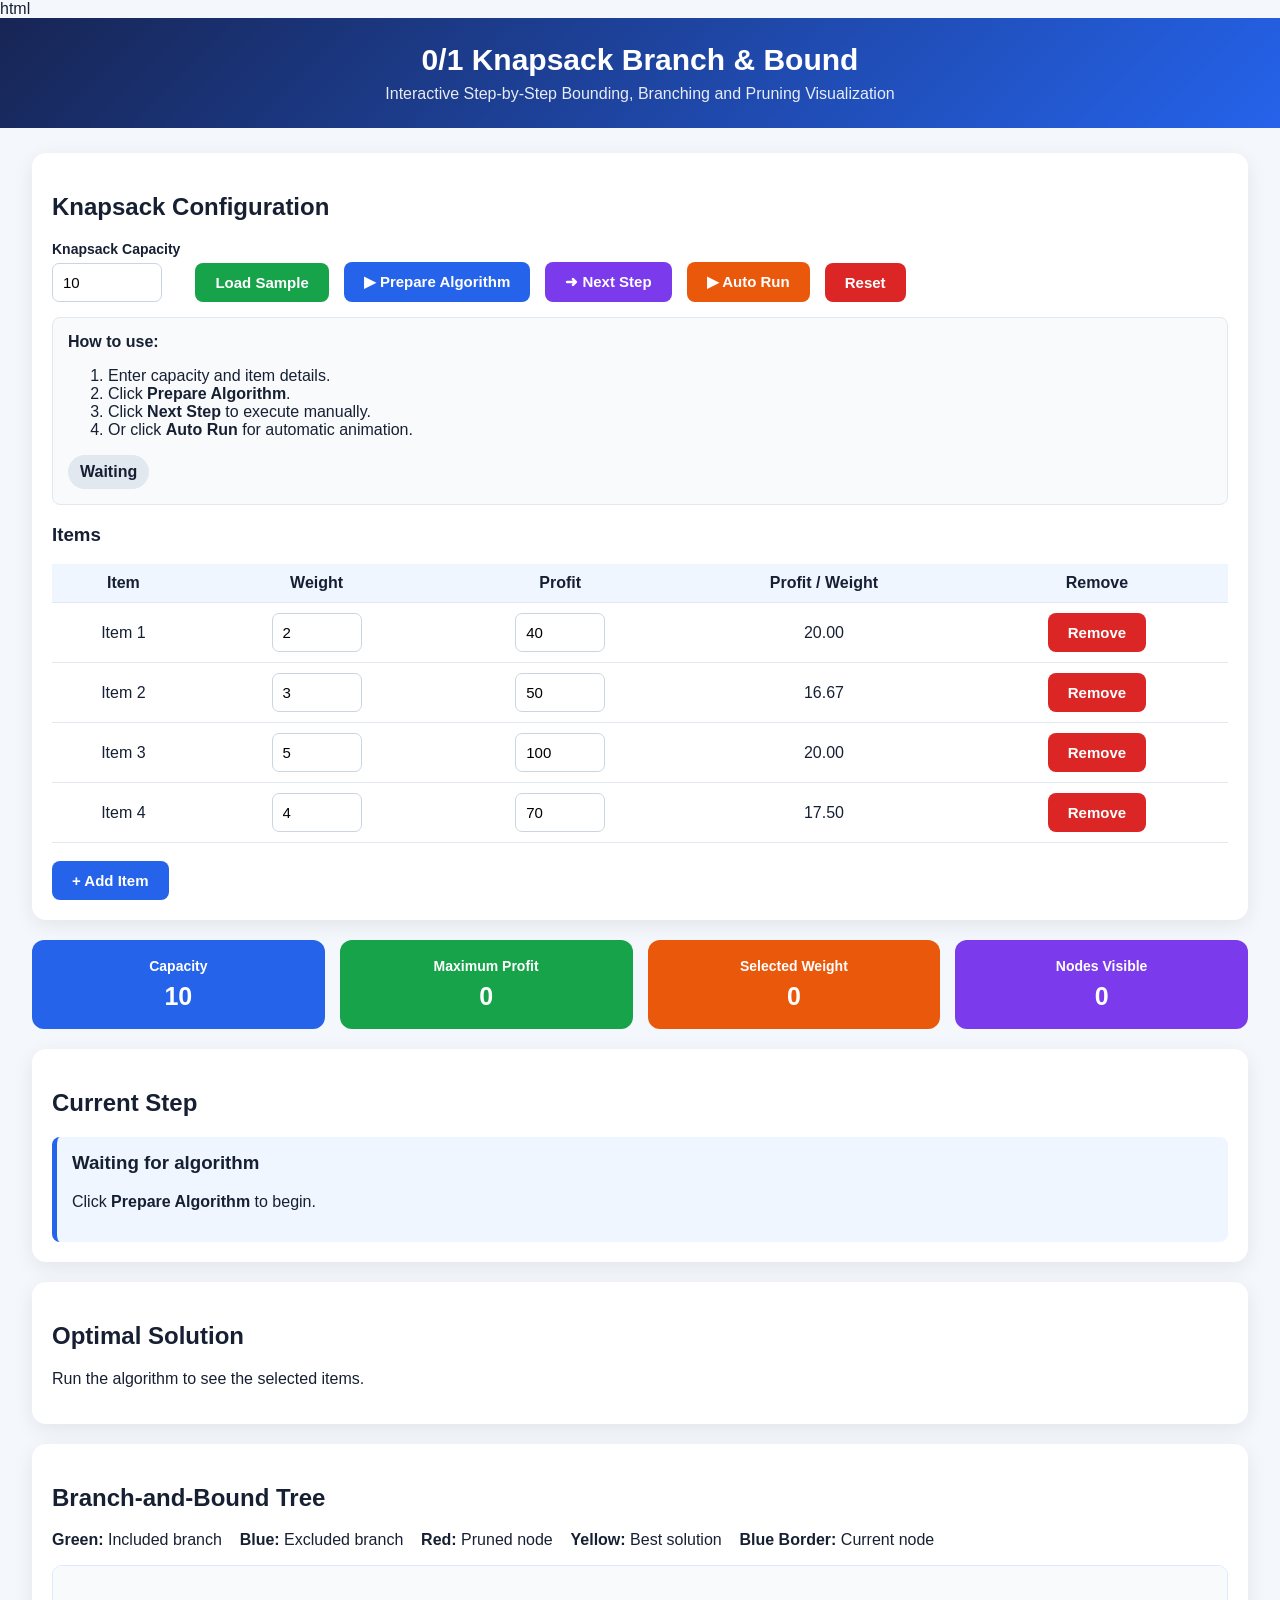
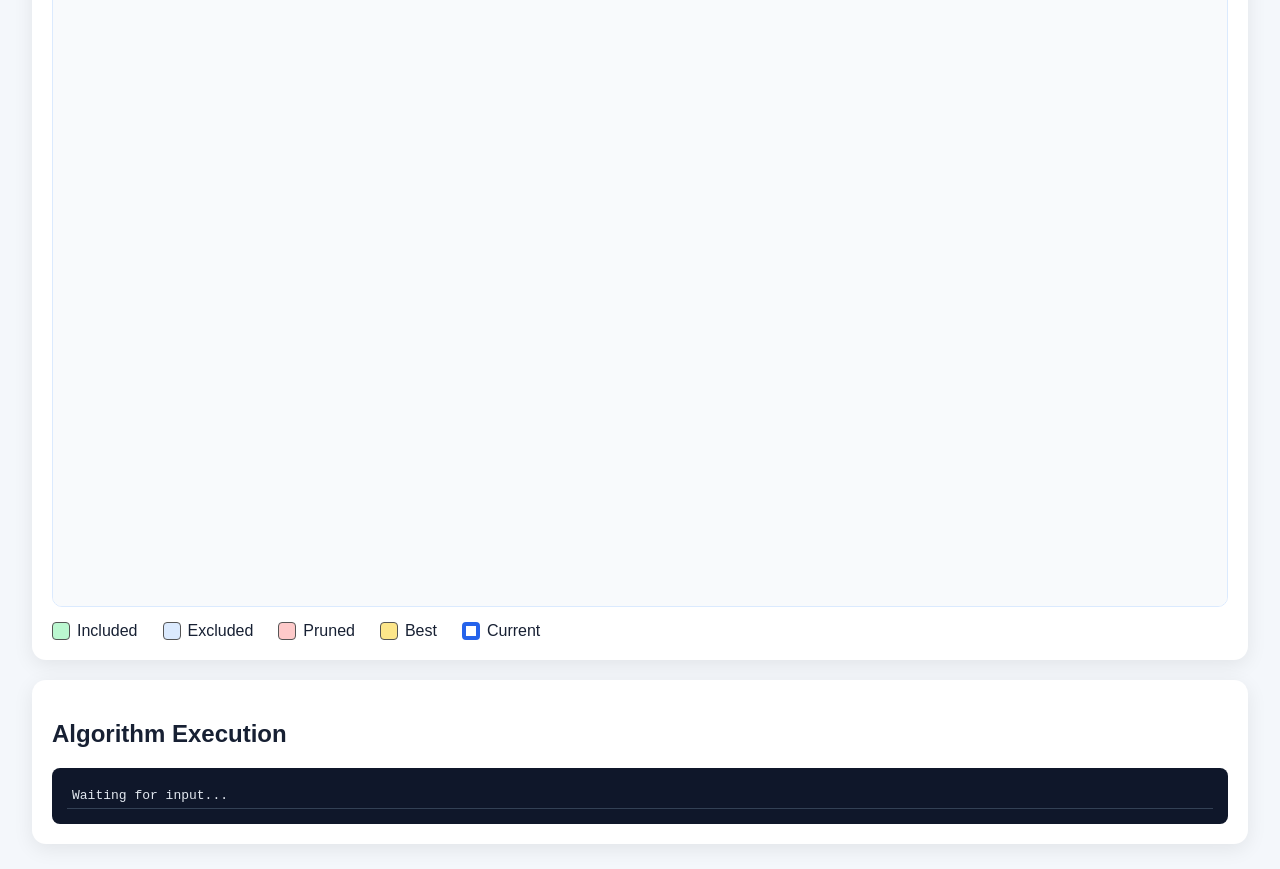
<file: 24WH1A05T0-Unit-5(knapsack branch & bound)/index.html>
html
<!DOCTYPE html>
<html lang="en">

<head>
    <meta charset="UTF-8">
    <meta name="viewport" content="width=device-width, initial-scale=1.0">

    <title>0/1 Knapsack Branch & Bound Visualizer</title>

    <style>

        * {
            box-sizing: border-box;
        }

        body {
            margin: 0;
            font-family: Arial, sans-serif;
            background: #f4f7fb;
            color: #172033;
        }

        header {
            background: linear-gradient(135deg, #172554, #2563eb);
            color: white;
            padding: 25px;
            text-align: center;
        }

        header h1 {
            margin: 0 0 8px;
            font-size: 30px;
        }

        header p {
            margin: 0;
            opacity: 0.9;
        }

        .container {
            width: 95%;
            max-width: 1400px;
            margin: 25px auto;
        }

        .panel {
            background: white;
            padding: 20px;
            border-radius: 14px;
            box-shadow: 0 5px 20px rgba(0, 0, 0, 0.08);
            margin-bottom: 20px;
        }

        .controls {
            display: flex;
            gap: 15px;
            flex-wrap: wrap;
            align-items: end;
        }

        .field {
            display: flex;
            flex-direction: column;
            gap: 6px;
        }

        label {
            font-weight: bold;
            font-size: 14px;
        }

        input {
            padding: 10px;
            border: 1px solid #cbd5e1;
            border-radius: 7px;
            width: 110px;
            font-size: 15px;
        }

        button {
            padding: 11px 20px;
            border: none;
            border-radius: 8px;
            cursor: pointer;
            font-size: 15px;
            font-weight: bold;
        }

        button:hover {
            opacity: 0.85;
            transform: translateY(-1px);
        }

        .run {
            background: #2563eb;
            color: white;
        }

        .sample {
            background: #16a34a;
            color: white;
        }

        .reset {
            background: #dc2626;
            color: white;
        }

        .next {
            background: #7c3aed;
            color: white;
        }

        .auto {
            background: #ea580c;
            color: white;
        }

        table {
            width: 100%;
            border-collapse: collapse;
            margin-top: 15px;
        }

        th,
        td {
            padding: 10px;
            text-align: center;
            border-bottom: 1px solid #e2e8f0;
        }

        th {
            background: #eff6ff;
        }

        td input {
            width: 90px;
        }

        .summary {
            display: grid;
            grid-template-columns: repeat(4, 1fr);
            gap: 15px;
            margin-bottom: 20px;
        }

        .card {
            padding: 18px;
            border-radius: 12px;
            color: white;
            text-align: center;
        }

        .card h3 {
            margin: 0;
            font-size: 14px;
        }

        .card p {
            font-size: 25px;
            margin: 8px 0 0;
            font-weight: bold;
        }

        .blue {
            background: #2563eb;
        }

        .green {
            background: #16a34a;
        }

        .orange {
            background: #ea580c;
        }

        .purple {
            background: #7c3aed;
        }

        #treeContainer {
            overflow: auto;
            min-height: 500px;
            border: 1px solid #dbeafe;
            border-radius: 10px;
            background: #f8fafc;
            padding: 20px;
        }

        svg {
            min-width: 1100px;
        }

        .node {
            cursor: pointer;
        }

        .node circle {
            stroke: #172033;
            stroke-width: 2;
        }

        .node text {
            font-size: 12px;
            font-weight: bold;
            text-anchor: middle;
        }

        .edge {
            stroke: #64748b;
            stroke-width: 2;
        }

        .edge-label {
            font-size: 11px;
            fill: #475569;
            font-weight: bold;
        }

        .included circle {
            fill: #bbf7d0;
        }

        .excluded circle {
            fill: #dbeafe;
        }

        .pruned circle {
            fill: #fecaca;
        }

        .best circle {
            fill: #fde68a;
            stroke: #ca8a04;
            stroke-width: 4;
        }

        .current circle {
            stroke: #2563eb;
            stroke-width: 5;
            filter: drop-shadow(0 0 8px rgba(37, 99, 235, 0.7));
        }

        .legend {
            display: flex;
            gap: 25px;
            flex-wrap: wrap;
            margin-top: 15px;
        }

        .legend-item {
            display: flex;
            align-items: center;
            gap: 7px;
        }

        .box {
            width: 18px;
            height: 18px;
            border-radius: 4px;
            border: 1px solid #555;
        }

        .green-box {
            background: #bbf7d0;
        }

        .blue-box {
            background: #dbeafe;
        }

        .red-box {
            background: #fecaca;
        }

        .yellow-box {
            background: #fde68a;
        }

        .current-box {
            background: white;
            border: 4px solid #2563eb;
        }

        .log {
            max-height: 300px;
            overflow-y: auto;
            font-family: monospace;
            background: #0f172a;
            color: #e2e8f0;
            padding: 15px;
            border-radius: 8px;
        }

        .log div {
            padding: 5px;
            border-bottom: 1px solid #334155;
        }

        .step-info {
            background: #eff6ff;
            border-left: 5px solid #2563eb;
            padding: 15px;
            border-radius: 8px;
            margin-top: 15px;
        }

        .step-info h3 {
            margin-top: 0;
        }

        .algorithm-info {
            background: #f8fafc;
            padding: 15px;
            border-radius: 8px;
            margin-top: 15px;
            border: 1px solid #e2e8f0;
        }

        .status {
            font-weight: bold;
            padding: 8px 12px;
            border-radius: 20px;
            display: inline-block;
            background: #e2e8f0;
        }

        .status.ready {
            background: #dbeafe;
            color: #1d4ed8;
        }

        .status.running {
            background: #fef3c7;
            color: #92400e;
        }

        .status.completed {
            background: #dcfce7;
            color: #166534;
        }

        @media (max-width: 800px) {

            .summary {
                grid-template-columns: repeat(2, 1fr);
            }

            .controls {
                flex-direction: column;
                align-items: stretch;
            }

            input {
                width: 100%;
            }
        }

    </style>

</head>

<body>

<header>

    <h1>0/1 Knapsack Branch & Bound</h1>

    <p>
        Interactive Step-by-Step Bounding, Branching and Pruning Visualization
    </p>

</header>


<div class="container">


    <!-- INPUT SECTION -->

    <div class="panel">

        <h2>Knapsack Configuration</h2>

        <div class="controls">

            <div class="field">

                <label>Knapsack Capacity</label>

                <input
                    id="capacity"
                    type="number"
                    value="10"
                    min="1"
                >

            </div>


            <button
                class="sample"
                onclick="loadSample()"
            >
                Load Sample
            </button>


            <button
                class="run"
                onclick="runAlgorithm()"
            >
                ▶ Prepare Algorithm
            </button>


            <button
                class="next"
                onclick="nextStep()"
            >
                ➜ Next Step
            </button>


            <button
                class="auto"
                onclick="autoRun()"
            >
                ▶ Auto Run
            </button>


            <button
                class="reset"
                onclick="resetAll()"
            >
                Reset
            </button>

        </div>


        <div class="algorithm-info">

            <b>How to use:</b>

            <ol>

                <li>Enter capacity and item details.</li>

                <li>Click <b>Prepare Algorithm</b>.</li>

                <li>Click <b>Next Step</b> to execute manually.</li>

                <li>Or click <b>Auto Run</b> for automatic animation.</li>

            </ol>

            <span id="status" class="status">
                Waiting
            </span>

        </div>


        <h3>Items</h3>


        <table id="itemTable">

            <thead>

                <tr>

                    <th>Item</th>

                    <th>Weight</th>

                    <th>Profit</th>

                    <th>Profit / Weight</th>

                    <th>Remove</th>

                </tr>

            </thead>


            <tbody id="itemsBody"></tbody>

        </table>


        <br>


        <button
            class="run"
            onclick="addItem()"
        >
            + Add Item
        </button>

    </div>



    <!-- SUMMARY -->

    <div class="summary">


        <div class="card blue">

            <h3>Capacity</h3>

            <p id="capacityResult">
                10
            </p>

        </div>


        <div class="card green">

            <h3>Maximum Profit</h3>

            <p id="maxProfit">
                0
            </p>

        </div>


        <div class="card orange">

            <h3>Selected Weight</h3>

            <p id="selectedWeight">
                0
            </p>

        </div>


        <div class="card purple">

            <h3>Nodes Visible</h3>

            <p id="nodesGenerated">
                0
            </p>

        </div>

    </div>



    <!-- STEP INFORMATION -->

    <div class="panel">

        <h2>Current Step</h2>

        <div
            id="stepInfo"
            class="step-info"
        >

            <h3>
                Waiting for algorithm
            </h3>

            <p>
                Click <b>Prepare Algorithm</b> to begin.
            </p>

        </div>

    </div>



    <!-- SELECTED ITEMS -->

    <div class="panel">

        <h2>Optimal Solution</h2>

        <p id="selectedItems">

            Run the algorithm to see the selected items.

        </p>

    </div>



    <!-- TREE -->

    <div class="panel">

        <h2>Branch-and-Bound Tree</h2>


        <p>

            <b>Green:</b> Included branch

            &nbsp;&nbsp;

            <b>Blue:</b> Excluded branch

            &nbsp;&nbsp;

            <b>Red:</b> Pruned node

            &nbsp;&nbsp;

            <b>Yellow:</b> Best solution

            &nbsp;&nbsp;

            <b>Blue Border:</b> Current node

        </p>


        <div id="treeContainer">

            <svg
                id="tree"
                width="1200"
                height="600"
            ></svg>

        </div>


        <div class="legend">


            <div class="legend-item">

                <div class="box green-box"></div>

                Included

            </div>


            <div class="legend-item">

                <div class="box blue-box"></div>

                Excluded

            </div>


            <div class="legend-item">

                <div class="box red-box"></div>

                Pruned

            </div>


            <div class="legend-item">

                <div class="box yellow-box"></div>

                Best

            </div>


            <div class="legend-item">

                <div class="box current-box"></div>

                Current

            </div>

        </div>

    </div>



    <!-- LOG -->

    <div class="panel">

        <h2>Algorithm Execution</h2>

        <div
            id="log"
            class="log"
        >

            <div>
                Waiting for input...
            </div>

        </div>

    </div>


</div>



<script>


/* =====================================================
   DATA
===================================================== */


let items = [

    {
        id: 1,
        weight: 2,
        profit: 40
    },

    {
        id: 2,
        weight: 3,
        profit: 50
    },

    {
        id: 3,
        weight: 5,
        profit: 100
    },

    {
        id: 4,
        weight: 4,
        profit: 70
    }

];


let nodes = [];

let bestProfit = 0;

let bestWeight = 0;

let bestItems = [];

let nodeCounter = 0;

let stepIndex = 0;

let executionSteps = [];

let autoRunning = false;



/* =====================================================
   DISPLAY ITEMS
===================================================== */


function displayItems() {

    const body =
        document.getElementById("itemsBody");

    body.innerHTML = "";


    items.forEach((item, index) => {

        const ratio =
            item.profit / item.weight;


        body.innerHTML += `

            <tr>

                <td>
                    Item ${item.id}
                </td>


                <td>

                    <input
                        type="number"
                        value="${item.weight}"
                        min="1"
                        onchange="updateWeight(${index}, this.value)"
                    >

                </td>


                <td>

                    <input
                        type="number"
                        value="${item.profit}"
                        min="1"
                        onchange="updateProfit(${index}, this.value)"
                    >

                </td>


                <td>

                    ${ratio.toFixed(2)}

                </td>


                <td>

                    <button
                        class="reset"
                        onclick="removeItem(${index})"
                    >
                        Remove
                    </button>

                </td>

            </tr>

        `;

    });

}



/* =====================================================
   UPDATE ITEM
===================================================== */


function updateWeight(index, value) {

    items[index].weight =
        Number(value);

    displayItems();

}


function updateProfit(index, value) {

    items[index].profit =
        Number(value);

    displayItems();

}



/* =====================================================
   ADD ITEM
===================================================== */


function addItem() {

    const id =
        items.length + 1;


    items.push({

        id: id,

        weight: 2,

        profit: 20

    });


    displayItems();

}



/* =====================================================
   REMOVE ITEM
===================================================== */


function removeItem(index) {

    if (items.length <= 1) {

        alert(
            "At least one item is required."
        );

        return;

    }


    items.splice(index, 1);


    items.forEach((item, i) => {

        item.id = i + 1;

    });


    displayItems();

}



/* =====================================================
   CALCULATE BOUND
===================================================== */


function calculateBound(
    index,
    currentWeight,
    currentProfit,
    capacity
) {

    if (currentWeight > capacity) {

        return 0;

    }


    let weight =
        currentWeight;

    let profit =
        currentProfit;


    let i =
        index;


    /*
       Take complete items
    */

    while (
        i < items.length &&
        weight + items[i].weight <= capacity
    ) {

        weight +=
            items[i].weight;

        profit +=
            items[i].profit;

        i++;

    }


    /*
       Take fractional part
       for upper bound
    */

    if (i < items.length) {

        const remaining =
            capacity - weight;


        profit +=
            remaining *
            (
                items[i].profit /
                items[i].weight
            );

    }


    return profit;

}



/* =====================================================
   PREPARE ALGORITHM
===================================================== */


function runAlgorithm() {

    const capacity =
        Number(
            document.getElementById(
                "capacity"
            ).value
        );


    if (capacity <= 0) {

        alert(
            "Capacity must be greater than 0."
        );

        return;

    }


    if (items.length === 0) {

        alert(
            "Add at least one item."
        );

        return;

    }


    /*
       Validate items
    */

    for (const item of items) {

        if (
            item.weight <= 0 ||
            item.profit <= 0
        ) {

            alert(
                "Weight and profit must be greater than 0."
            );

            return;

        }

    }


    /*
       Sort items by profit/weight
    */

    items.sort(
        (a, b) =>
            (b.profit / b.weight) -
            (a.profit / a.weight)
    );


    /*
       Reset algorithm state
    */

    nodes = [];

    executionSteps = [];

    stepIndex = 0;

    bestProfit = 0;

    bestWeight = 0;

    bestItems = [];

    nodeCounter = 0;

    autoRunning = false;


    const log =
        document.getElementById("log");

    log.innerHTML = "";


    addLog(
        "========================================"
    );

    addLog(
        "BRANCH AND BOUND INITIALIZED"
    );

    addLog(
        "========================================"
    );

    addLog(
        "Capacity = " + capacity
    );

    addLog(
        "Items sorted by Profit / Weight ratio."
    );


    /*
       Display sorted items
    */

    displayItems();


    /*
       Generate complete execution sequence
    */

    generateSteps(

        0,

        0,

        0,

        [],

        capacity,

        null,

        "root"

    );


    /*
       Initially all nodes hidden
    */

    nodes.forEach(node => {

        node.visible = false;

        node.current = false;

    });


    /*
       Show root
    */

    if (nodes.length > 0) {

        nodes[0].visible = true;

    }


    /*
       Update status
    */

    const status =
        document.getElementById("status");

    status.textContent =
        "Ready - Press Next Step";

    status.className =
        "status ready";


    /*
       Reset results
    */

    document.getElementById(
        "capacityResult"
    ).textContent = capacity;


    document.getElementById(
        "maxProfit"
    ).textContent = "0";


    document.getElementById(
        "selectedWeight"
    ).textContent = "0";


    document.getElementById(
        "nodesGenerated"
    ).textContent = "1";


    document.getElementById(
        "selectedItems"
    ).innerHTML =
        "Press <b>Next Step</b> to start.";


    document.getElementById(
        "stepInfo"
    ).innerHTML = `

        <h3>Root Node Created</h3>

        <p>
            Profit = <b>0</b>,
            Weight = <b>0</b>.
        </p>

        <p>
            Click <b>Next Step</b> to continue.
        </p>

    `;


    drawTree();

}



/* =====================================================
   GENERATE EXECUTION STEPS
===================================================== */


function generateSteps(

    index,

    currentWeight,

    currentProfit,

    selected,

    capacity,

    parent,

    branch

) {


    /*
       Calculate upper bound
    */

    const bound =
        calculateBound(

            index,

            currentWeight,

            currentProfit,

            capacity

        );


    /*
       Create node
    */

    const node = {

        id:
            ++nodeCounter,

        index:
            index,

        weight:
            currentWeight,

        profit:
            currentProfit,

        bound:
            bound,

        selected:
            [...selected],

        parent:
            parent,

        branch:
            branch,

        status:
            "normal",

        visible:
            false,

        current:
            false

    };


    nodes.push(node);


    /*
       Node visit step
    */

    executionSteps.push({

        type:
            "visit",

        nodeId:
            node.id,

        message:
            `Node ${node.id}: ` +
            `Profit=${currentProfit}, ` +
            `Weight=${currentWeight}, ` +
            `Bound=${bound.toFixed(2)}`

    });


    /*
       Capacity violation
    */

    if (currentWeight > capacity) {

        node.status =
            "pruned";


        executionSteps.push({

            type:
                "prune",

            nodeId:
                node.id,

            message:
                `Node ${node.id}: ` +
                `Weight ${currentWeight} > ` +
                `Capacity ${capacity} → PRUNED`

        });


        return;

    }


    /*
       Update best solution
    */

    if (currentProfit > bestProfit) {

        bestProfit =
            currentProfit;

        bestWeight =
            currentWeight;

        bestItems =
            [...selected];


        executionSteps.push({

            type:
                "best",

            nodeId:
                node.id,

            message:
                `Node ${node.id}: ` +
                `NEW BEST → Profit = ${bestProfit}`

        });

    }


    /*
       No more items
    */

    if (index >= items.length) {

        executionSteps.push({

            type:
                "leaf",

            nodeId:
                node.id,

            message:
                `Node ${node.id}: ` +
                `Leaf node reached.`

        });


        return;

    }


    /*
       Bound pruning
    */

    if (bound <= bestProfit) {

        node.status =
            "pruned";


        executionSteps.push({

            type:
                "prune",

            nodeId:
                node.id,

            message:
                `Node ${node.id}: ` +
                `Bound ${bound.toFixed(2)} <= ` +
                `Best ${bestProfit} → PRUNED`

        });


        return;

    }


    /*
       Current item
    */

    const item =
        items[index];


    /*
       INCLUDE
    */

    executionSteps.push({

        type:
            "branch",

        nodeId:
            node.id,

        branch:
            "include",

        message:
            `Node ${node.id}: ` +
            `Include Item ${item.id}`

    });


    generateSteps(

        index + 1,

        currentWeight +
            item.weight,

        currentProfit +
            item.profit,

        [
            ...selected,
            item.id
        ],

        capacity,

        node.id,

        "include"

    );


    /*
       EXCLUDE
    */

    executionSteps.push({

        type:
            "branch",

        nodeId:
            node.id,

        branch:
            "exclude",

        message:
            `Node ${node.id}: ` +
            `Exclude Item ${item.id}`

    });


    generateSteps(

        index + 1,

        currentWeight,

        currentProfit,

        [...selected],

        capacity,

        node.id,

        "exclude"

    );

}



/* =====================================================
   NEXT STEP
===================================================== */


function nextStep() {

    if (
        executionSteps.length === 0
    ) {

        alert(
            "Click Prepare Algorithm first."
        );

        return;

    }


    if (
        stepIndex >=
        executionSteps.length
    ) {

        finishAlgorithm();

        return;

    }


    /*
       Remove current highlight
    */

    nodes.forEach(node => {

        node.current = false;

    });


    /*
       Get current step
    */

    const step =
        executionSteps[stepIndex];


    const node =
        nodes.find(
            n => n.id === step.nodeId
        );


    /*
       Make node visible
    */

    if (node) {

        node.visible = true;

        node.current = true;

    }


    /*
       Handle step
    */

    if (
        step.type === "prune"
    ) {

        if (node) {

            node.status =
                "pruned";

        }

    }


    if (
        step.type === "best"
    ) {

        if (node) {

            node.status =
                "best";

        }

    }


    /*
       Add log
    */

    addLog(
        `Step ${stepIndex + 1}: ${step.message}`
    );


    /*
       Branch explanation
    */

    if (
        step.type === "branch"
    ) {

        addLog(
            "   └── " +
            step.branch.toUpperCase() +
            " branch selected"
        );

    }


    /*
       Step explanation
    */

    showStepExplanation(
        step,
        node
    );


    /*
       Update summary
    */

    updateSummary();


    /*
       Draw tree
    */

    drawTree();


    stepIndex++;


    /*
       Completion
    */

    if (
        stepIndex >=
        executionSteps.length
    ) {

        setTimeout(
            finishAlgorithm,
            300
        );

    }

}



/* =====================================================
   STEP EXPLANATION
===================================================== */


function showStepExplanation(
    step,
    node
) {

    const info =
        document.getElementById(
            "stepInfo"
        );


    if (!node) {

        return;

    }


    let title =
        "Processing Node " +
        node.id;


    let explanation =
        "";


    if (
        step.type === "visit"
    ) {

        explanation = `

            <p>
                The algorithm is visiting
                <b>Node ${node.id}</b>.
            </p>

            <p>
                Current Profit:
                <b>${node.profit}</b>
            </p>

            <p>
                Current Weight:
                <b>${node.weight}</b>
            </p>

            <p>
                Upper Bound:
                <b>${node.bound.toFixed(2)}</b>
            </p>

        `;

    }


    else if (
        step.type === "best"
    ) {

        title =
            "⭐ New Best Solution";


        explanation = `

            <p>
                Node ${node.id} provides a
                better solution.
            </p>

            <p>
                Profit =
                <b>${node.profit}</b>
            </p>

            <p>
                Weight =
                <b>${node.weight}</b>
            </p>

            <p>
                Selected Items:
                <b>
                    ${
                        node.selected.length
                        ? node.selected.join(", ")
                        : "None"
                    }
                </b>
            </p>

        `;

    }


    else if (
        step.type === "prune"
    ) {

        title =
            "✂ Node Pruned";


        explanation = `

            <p>
                Node ${node.id} is removed
                from further exploration.
            </p>

            <p>
                Profit =
                <b>${node.profit}</b>
            </p>

            <p>
                Weight =
                <b>${node.weight}</b>
            </p>

            <p>
                Bound =
                <b>${node.bound.toFixed(2)}</b>
            </p>

            <p>
                This branch cannot produce
                a better valid solution.
            </p>

        `;

    }


    else if (
        step.type === "branch"
    ) {

        title =
            step.branch === "include"
            ? "🟢 Include Branch"
            : "🔵 Exclude Branch";


        explanation = `

            <p>
                The algorithm is creating the
                <b>${step.branch}</b> branch.
            </p>

            <p>
                Parent Node:
                <b>${node.id}</b>
            </p>

            <p>
                Next decision:
                ${
                    step.branch === "include"
                    ? "Take the current item."
                    : "Do not take the current item."
                }
            </p>

        `;

    }


    else if (
        step.type === "leaf"
    ) {

        title =
            "Leaf Node";


        explanation = `

            <p>
                There are no more items
                to consider.
            </p>

            <p>
                Final Profit:
                <b>${node.profit}</b>
            </p>

            <p>
                Final Weight:
                <b>${node.weight}</b>
            </p>

        `;

    }


    info.innerHTML = `

        <h3>${title}</h3>

        ${explanation}

    `;

}



/* =====================================================
   AUTO RUN
===================================================== */


function autoRun() {

    if (
        executionSteps.length === 0
    ) {

        alert(
            "Click Prepare Algorithm first."
        );

        return;

    }


    if (autoRunning) {

        return;

    }


    autoRunning = true;


    const status =
        document.getElementById(
            "status"
        );


    status.textContent =
        "Running...";

    status.className =
        "status running";


    function play() {

        if (
            stepIndex >=
            executionSteps.length
        ) {

            autoRunning = false;

            finishAlgorithm();

            return;

        }


        nextStep();


        setTimeout(
            play,
            900
        );

    }


    play();

}



/* =====================================================
   FINISH
===================================================== */


function finishAlgorithm() {

    autoRunning = false;


    nodes.forEach(node => {

        node.current = false;

    });


    const status =
        document.getElementById(
            "status"
        );


    status.textContent =
        "Completed";

    status.className =
        "status completed";


    updateSummary();


    document.getElementById(
        "selectedItems"
    ).innerHTML =

        bestItems.length === 0

        ?

        "No items selected."

        :

        "Selected Items: <b>" +
        bestItems.join(", ") +
        "</b>";


    document.getElementById(
        "stepInfo"
    ).innerHTML = `

        <h3>✅ Algorithm Completed</h3>

        <p>
            Maximum Profit:
            <b>${bestProfit}</b>
        </p>

        <p>
            Selected Weight:
            <b>${bestWeight}</b>
        </p>

        <p>
            Selected Items:
            <b>
                ${
                    bestItems.length
                    ? bestItems.join(", ")
                    : "None"
                }
            </b>
        </p>

    `;


    addLog("");

    addLog(
        "========================================"
    );

    addLog(
        "✓ BRANCH AND BOUND COMPLETED"
    );

    addLog(
        "Maximum Profit = " +
        bestProfit
    );

    addLog(
        "Selected Weight = " +
        bestWeight
    );

    addLog(
        "Selected Items = " +
        (
            bestItems.length
            ? bestItems.join(", ")
            : "None"
        )
    );

    addLog(
        "========================================"
    );


    drawTree();

}



/* =====================================================
   UPDATE SUMMARY
===================================================== */


function updateSummary() {

    document.getElementById(
        "maxProfit"
    ).textContent =
        bestProfit;


    document.getElementById(
        "selectedWeight"
    ).textContent =
        bestWeight;


    document.getElementById(
        "nodesGenerated"
    ).textContent =

        nodes.filter(
            n => n.visible
        ).length;

}



/* =====================================================
   DRAW TREE
===================================================== */


function drawTree() {

    const svg =
        document.getElementById(
            "tree"
        );


    svg.innerHTML = "";


    const visibleNodes =
        nodes.filter(
            node => node.visible
        );


    if (
        visibleNodes.length === 0
    ) {

        return;

    }


    /*
       Group nodes according to level
    */

    const levelGroups = {};


    visibleNodes.forEach(
        node => {

            const level =
                node.index;


            if (
                !levelGroups[level]
            ) {

                levelGroups[level] = [];

            }


            levelGroups[level].push(
                node
            );

        }
    );


    const levels =
        Object.keys(levelGroups)
            .map(Number)
            .sort(
                (a, b) => a - b
            );


    const positions = {};


    const levelHeight =
        140;


    const maxNodes =
        Math.max(
            ...levels.map(
                level =>
                    levelGroups[level].length
            )
        );


    const width =
        Math.max(
            1200,
            maxNodes * 180
        );


    svg.setAttribute(
        "width",
        width
    );


    svg.setAttribute(
        "height",
        (levels.length + 1) *
        levelHeight
    );


    /*
       Calculate positions
    */

    levels.forEach(
        (level, levelIndex) => {

            const group =
                levelGroups[level];


            const spacing =
                width /
                (group.length + 1);


            group.forEach(
                (node, i) => {

                    positions[node.id] = {

                        x:
                            spacing *
                            (i + 1),

                        y:
                            70 +
                            levelIndex *
                            levelHeight

                    };

                }
            );

        }
    );


    /*
       Draw edges
    */

    visibleNodes.forEach(
        node => {

            if (
                node.parent === null
            ) {

                return;

            }


            const parent =
                positions[
                    node.parent
                ];


            const child =
                positions[
                    node.id
                ];


            if (
                !parent ||
                !child
            ) {

                return;

            }


            const line =
                document.createElementNS(
                    "http://www.w3.org/2000/svg",
                    "line"
                );


            line.setAttribute(
                "x1",
                parent.x
            );


            line.setAttribute(
                "y1",
                parent.y + 38
            );


            line.setAttribute(
                "x2",
                child.x
            );


            line.setAttribute(
                "y2",
                child.y - 38
            );


            line.setAttribute(
                "class",
                "edge"
            );


            svg.appendChild(line);


            /*
               Edge label
            */

            const text =
                document.createElementNS(
                    "http://www.w3.org/2000/svg",
                    "text"
                );


            text.setAttribute(
                "x",
                (parent.x + child.x) / 2
            );


            text.setAttribute(
                "y",
                (parent.y + child.y) / 2
            );


            text.setAttribute(
                "class",
                "edge-label"
            );


            text.textContent =
                node.branch === "include"
                ? "Include"
                : "Exclude";


            svg.appendChild(text);

        }
    );


    /*
       Draw nodes
    */

    visibleNodes.forEach(
        node => {

            const pos =
                positions[node.id];


            if (!pos) {

                return;

            }


            const group =
                document.createElementNS(
                    "http://www.w3.org/2000/svg",
                    "g"
                );


            let className =
                "node";


            /*
               Included / excluded
            */

            if (
                node.status === "pruned"
            ) {

                className +=
                    " pruned";

            }

            else if (
                node.status === "best"
            ) {

                className +=
                    " best";

            }

            else if (
                node.selected.length > 0
            ) {

                className +=
                    " included";

            }

            else {

                className +=
                    " excluded";

            }


            /*
               Current node
            */

            if (
                node.current
            ) {

                className +=
                    " current";

            }


            group.setAttribute(
                "class",
                className
            );


            /*
               Circle
            */

            const circle =
                document.createElementNS(
                    "http://www.w3.org/2000/svg",
                    "circle"
                );


            circle.setAttribute(
                "cx",
                pos.x
            );


            circle.setAttribute(
                "cy",
                pos.y
            );


            circle.setAttribute(
                "r",
                38
            );


            group.appendChild(
                circle
            );


            /*
               Profit
            */

            const text =
                document.createElementNS(
                    "http://www.w3.org/2000/svg",
                    "text"
                );


            text.setAttribute(
                "x",
                pos.x
            );


            text.setAttribute(
                "y",
                pos.y - 12
            );


            text.textContent =
                `P:${node.profit}`;


            group.appendChild(
                text
            );


            /*
               Weight
            */

            const text2 =
                document.createElementNS(
                    "http://www.w3.org/2000/svg",
                    "text"
                );


            text2.setAttribute(
                "x",
                pos.x
            );


            text2.setAttribute(
                "y",
                pos.y + 4
            );


            text2.textContent =
                `W:${node.weight}`;


            group.appendChild(
                text2
            );


            /*
               Bound
            */

            const text3 =
                document.createElementNS(
                    "http://www.w3.org/2000/svg",
                    "text"
                );


            text3.setAttribute(
                "x",
                pos.x
            );


            text3.setAttribute(
                "y",
                pos.y + 20
            );


            text3.textContent =
                `B:${node.bound.toFixed(1)}`;


            group.appendChild(
                text3
            );


            /*
               Tooltip
            */

            const title =
                document.createElementNS(
                    "http://www.w3.org/2000/svg",
                    "title"
                );


            title.textContent =
                `Node ${node.id}
Profit: ${node.profit}
Weight: ${node.weight}
Bound: ${node.bound.toFixed(2)}
Selected: ${
    node.selected.length
    ? node.selected.join(", ")
    : "None"
}`;


            group.appendChild(
                title
            );


            svg.appendChild(
                group
            );

        }
    );

}



/* =====================================================
   LOG
===================================================== */


function addLog(message) {

    const log =
        document.getElementById(
            "log"
        );


    const div =
        document.createElement(
            "div"
        );


    div.textContent =
        message;


    log.appendChild(
        div
    );


    log.scrollTop =
        log.scrollHeight;

}



/* =====================================================
   SAMPLE
===================================================== */


function loadSample() {

    document.getElementById(
        "capacity"
    ).value = 10;


    items = [

        {
            id: 1,
            weight: 2,
            profit: 40
        },

        {
            id: 2,
            weight: 3,
            profit: 50
        },

        {
            id: 3,
            weight: 5,
            profit: 100
        },

        {
            id: 4,
            weight: 4,
            profit: 70
        }

    ];


    displayItems();


    /*
       Prepare but do not
       automatically execute.
    */

    runAlgorithm();

}



/* =====================================================
   RESET
===================================================== */


function resetAll() {

    items = [

        {
            id: 1,
            weight: 2,
            profit: 40
        },

        {
            id: 2,
            weight: 3,
            profit: 50
        },

        {
            id: 3,
            weight: 5,
            profit: 100
        },

        {
            id: 4,
            weight: 4,
            profit: 70
        }

    ];


    document.getElementById(
        "capacity"
    ).value = 10;


    nodes = [];

    executionSteps = [];

    stepIndex = 0;

    bestProfit = 0;

    bestWeight = 0;

    bestItems = [];

    nodeCounter = 0;

    autoRunning = false;


    document.getElementById(
        "tree"
    ).innerHTML = "";


    document.getElementById(
        "log"
    ).innerHTML =
        "<div>Waiting for input...</div>";


    document.getElementById(
        "maxProfit"
    ).textContent =
        "0";


    document.getElementById(
        "selectedWeight"
    ).textContent =
        "0";


    document.getElementById(
        "nodesGenerated"
    ).textContent =
        "0";


    document.getElementById(
        "capacityResult"
    ).textContent =
        "10";


    document.getElementById(
        "selectedItems"
    ).innerHTML =
        "Run the algorithm to see the selected items.";


    document.getElementById(
        "stepInfo"
    ).innerHTML = `

        <h3>Waiting for algorithm</h3>

        <p>
            Click <b>Prepare Algorithm</b>
            to begin.
        </p>

    `;


    const status =
        document.getElementById(
            "status"
        );


    status.textContent =
        "Waiting";

    status.className =
        "status";


    displayItems();

}



/* =====================================================
   INITIALIZE
===================================================== */


displayItems();

</script>

</body>

</html>
</file>
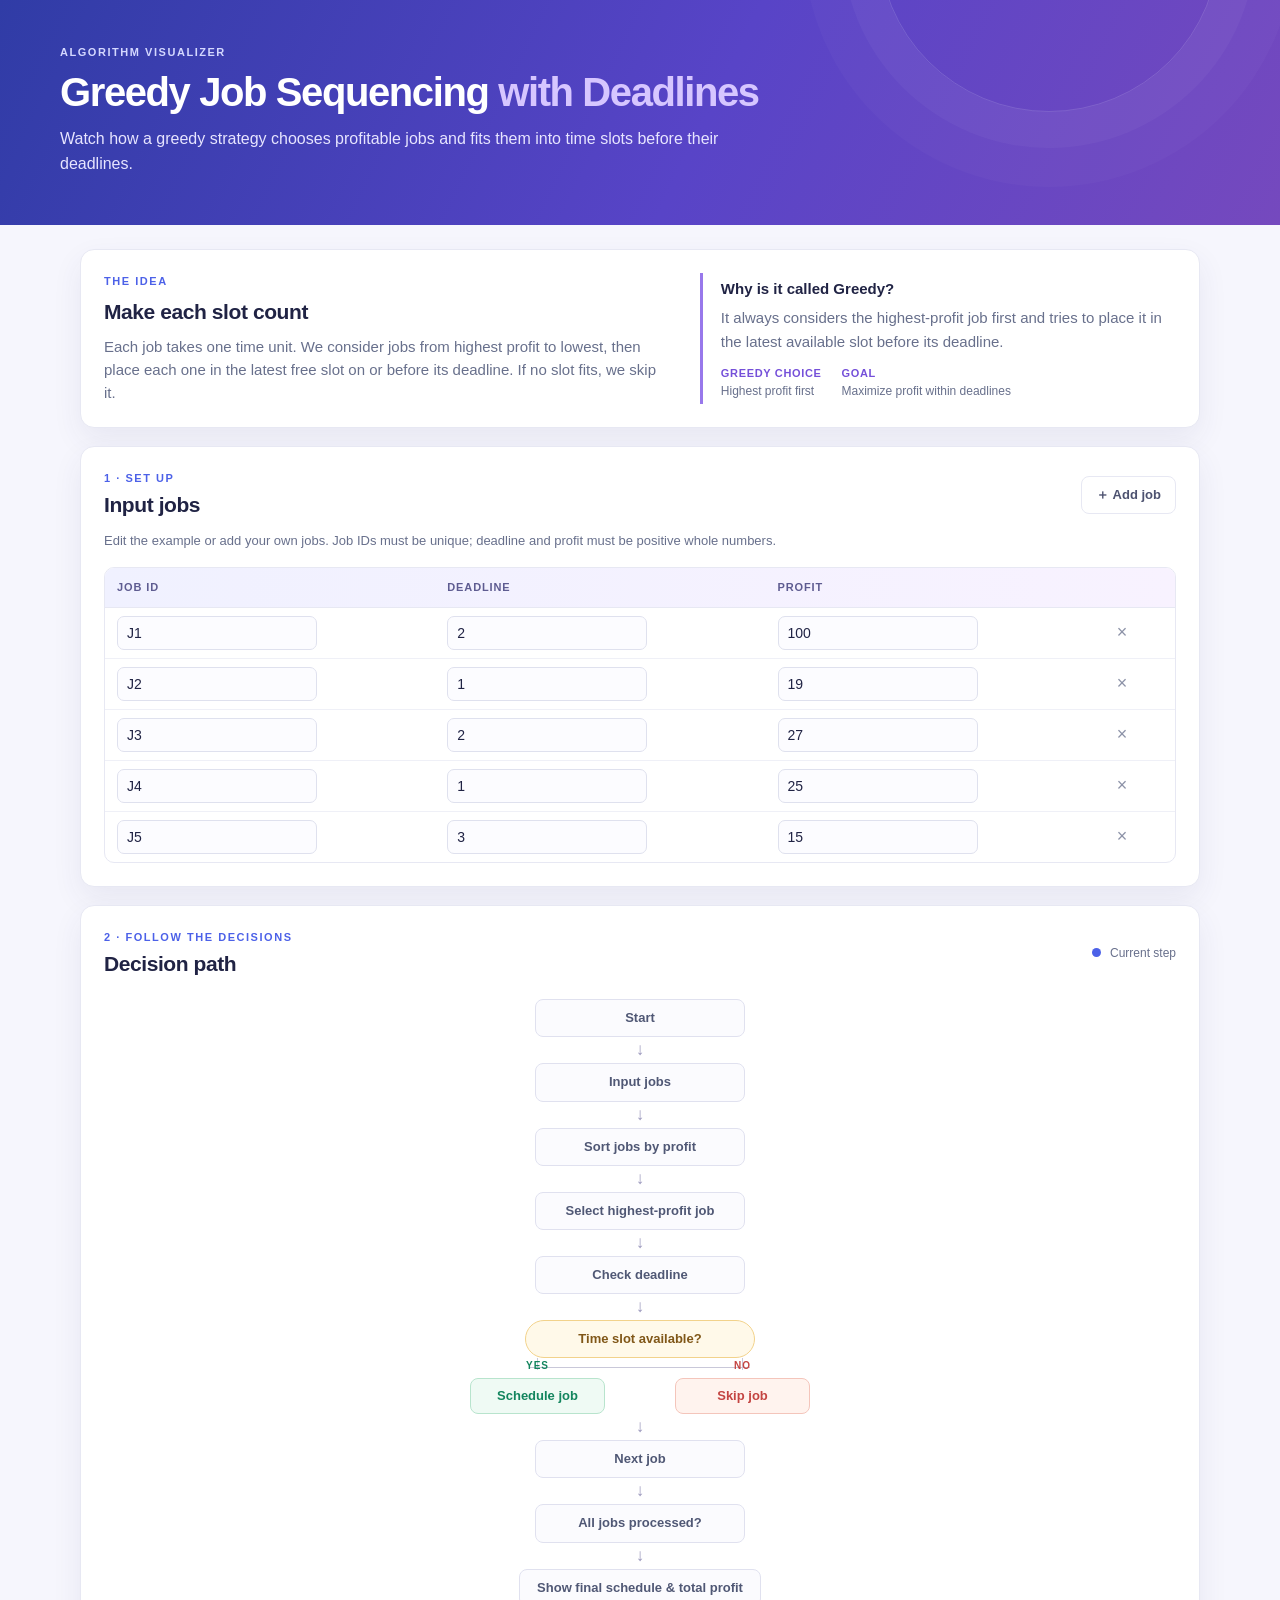
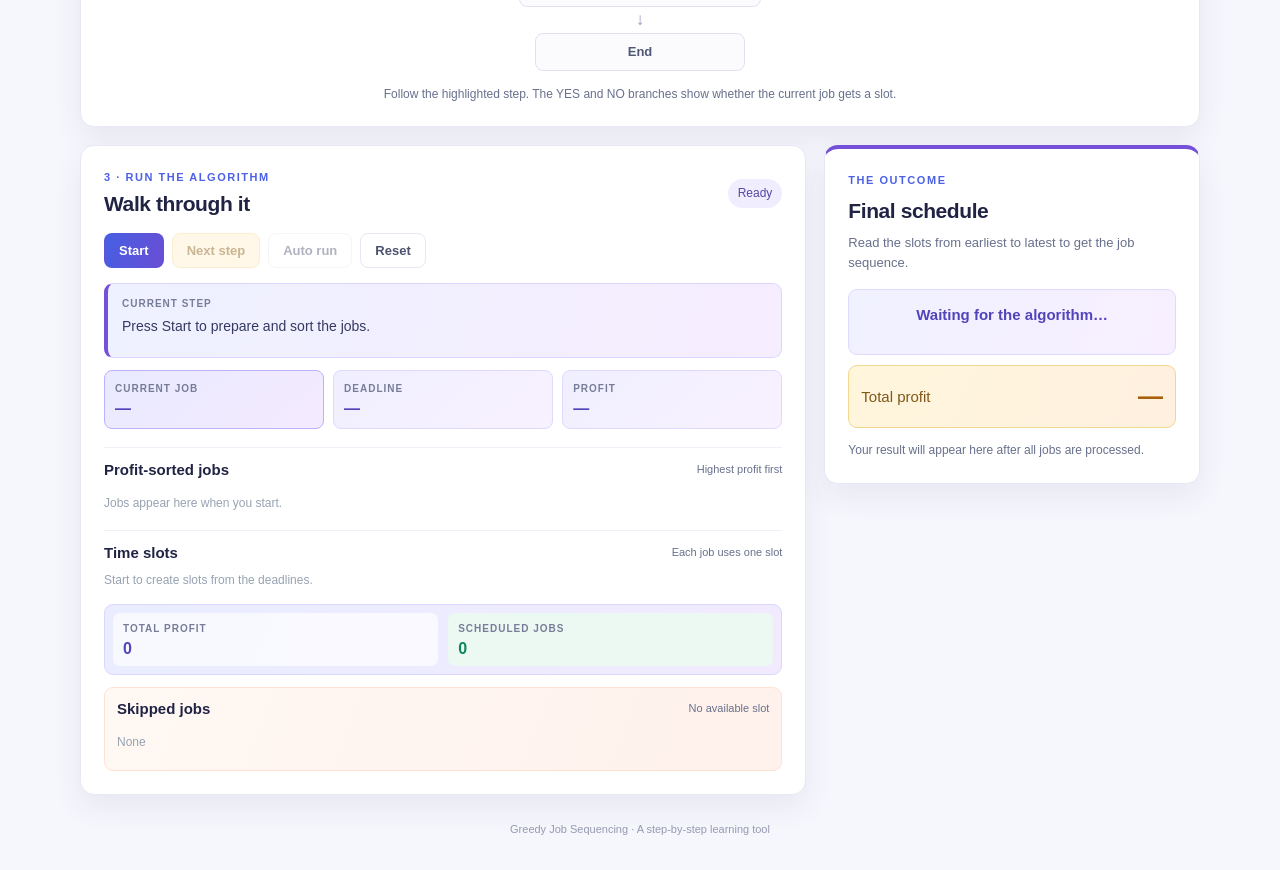
<file: 25WH5A0531-UNIT2 Greedy Job Sequencing/index.html>
<!doctype html>
<html lang="en">
<head>
  <meta charset="utf-8">
  <meta name="viewport" content="width=device-width, initial-scale=1">
  <meta name="theme-color" content="#f5f7fb">
  <title>Greedy Job Sequencing with Deadlines</title>
  <link rel="stylesheet" href="style.css">
</head>
<body>
  <header class="page-header">
    <div class="header-inner">
      <p class="eyebrow">ALGORITHM VISUALIZER</p>
      <h1>Greedy Job Sequencing <span>with Deadlines</span></h1>
      <p class="intro">Watch how a greedy strategy chooses profitable jobs and fits them into time slots before their deadlines.</p>
    </div>
  </header>

  <main>
    <section class="panel lesson" aria-labelledby="lesson-title">
      <div>
        <p class="eyebrow">THE IDEA</p>
        <h2 id="lesson-title">Make each slot count</h2>
        <p>Each job takes one time unit. We consider jobs from highest profit to lowest, then place each one in the latest free slot on or before its deadline. If no slot fits, we skip it.</p>
      </div>
      <aside class="greedy-note">
        <strong>Why is it called Greedy?</strong>
        <p>It always considers the highest-profit job first and tries to place it in the latest available slot before its deadline.</p>
        <div class="note-points"><span><b>Greedy choice</b> Highest profit first</span><span><b>Goal</b> Maximize profit within deadlines</span></div>
      </aside>
    </section>

    <section class="panel input-panel" aria-labelledby="jobs-title">
      <div class="section-heading">
        <div><p class="eyebrow">1 · SET UP</p><h2 id="jobs-title">Input jobs</h2></div>
        <button id="add-job" class="button button-light" type="button">＋ Add job</button>
      </div>
      <p class="helper">Edit the example or add your own jobs. Job IDs must be unique; deadline and profit must be positive whole numbers.</p>
      <div class="table-wrap">
        <table>
          <thead><tr><th scope="col">Job ID</th><th scope="col">Deadline</th><th scope="col">Profit</th><th scope="col"><span class="sr-only">Remove job</span></th></tr></thead>
          <tbody id="jobs-body"></tbody>
        </table>
      </div>
      <p id="input-error" class="error" role="alert" hidden></p>
    </section>

    <section class="panel flow-panel" aria-labelledby="flow-title">
      <div class="section-heading"><div><p class="eyebrow">2 · FOLLOW THE DECISIONS</p><h2 id="flow-title">Decision path</h2></div><span class="legend"><i></i> Current step</span></div>
      <div class="flowchart" aria-label="Algorithm decision flow">
        <div class="flow-node" data-flow="start">Start</div><div class="flow-arrow">↓</div>
        <div class="flow-node" data-flow="input">Input jobs</div><div class="flow-arrow">↓</div>
        <div class="flow-node" data-flow="sort">Sort jobs by profit</div><div class="flow-arrow">↓</div>
        <div class="flow-node" data-flow="select">Select highest-profit job</div><div class="flow-arrow">↓</div>
        <div class="flow-node" data-flow="deadline">Check deadline</div><div class="flow-arrow">↓</div>
        <div class="decision"><div class="flow-node diamond" data-flow="check">Time slot available?</div>
          <div class="branches"><div class="branch yes"><span class="branch-label">YES</span><div class="flow-node" data-flow="schedule">Schedule job</div></div><div class="branch no"><span class="branch-label">NO</span><div class="flow-node" data-flow="skip">Skip job</div></div></div>
        </div>
        <div class="flow-arrow">↓</div><div class="flow-node" data-flow="next">Next job</div><div class="flow-arrow">↓</div>
        <div class="flow-node" data-flow="all">All jobs processed?</div><div class="flow-arrow">↓</div>
        <div class="flow-node" data-flow="result">Show final schedule &amp; total profit</div><div class="flow-arrow">↓</div><div class="flow-node end" data-flow="end">End</div>
      </div>
      <p class="flow-caption">Follow the highlighted step. The YES and NO branches show whether the current job gets a slot.</p>
    </section>

    <section class="work-grid">
      <div class="panel run-panel" aria-labelledby="run-title">
        <div class="section-heading"><div><p class="eyebrow">3 · RUN THE ALGORITHM</p><h2 id="run-title">Walk through it</h2></div><span id="step-count" class="step-count">Ready</span></div>
        <div class="controls"><button id="start" class="button button-primary" type="button">Start</button><button id="next" class="button button-secondary" type="button" disabled>Next step</button><button id="auto" class="button button-light" type="button" disabled>Auto run</button><button id="reset" class="button button-light" type="button">Reset</button></div>
        <div class="current-card" aria-live="polite"><span class="card-label">CURRENT STEP</span><p id="message">Press Start to prepare and sort the jobs.</p></div>
        <div class="current-job-grid"><div><span class="card-label">CURRENT JOB</span><strong id="current-job">—</strong></div><div><span class="card-label">DEADLINE</span><strong id="current-deadline">—</strong></div><div><span class="card-label">PROFIT</span><strong id="current-profit">—</strong></div></div>
        <div class="subsection"><div class="subhead"><h3>Profit-sorted jobs</h3><span class="subhint">Highest profit first</span></div><div id="sorted-jobs" class="job-chips empty">Jobs appear here when you start.</div></div>
        <div class="subsection"><div class="subhead"><h3>Time slots</h3><span class="subhint">Each job uses one slot</span></div><div id="slots" class="slots empty">Start to create slots from the deadlines.</div></div>
        <div class="totals"><div><span class="card-label">TOTAL PROFIT</span><strong id="total-profit">0</strong></div><div><span class="card-label">SCHEDULED JOBS</span><strong id="scheduled-count">0</strong></div></div>
        <div class="subsection"><div class="subhead"><h3>Skipped jobs</h3><span class="subhint">No available slot</span></div><div id="skipped-jobs" class="skipped-list empty">None</div></div>
      </div>
      <aside class="panel result-panel" aria-labelledby="result-title">
        <p class="eyebrow">THE OUTCOME</p><h2 id="result-title">Final schedule</h2>
        <p class="helper">Read the slots from earliest to latest to get the job sequence.</p>
        <div class="result-sequence" id="result-sequence" aria-live="polite">Waiting for the algorithm…</div>
        <div class="result-total"><span>Total profit</span><strong id="final-profit">—</strong></div>
        <div id="result-summary" class="result-summary">Your result will appear here after all jobs are processed.</div>
        <div class="example-check" id="example-check" hidden></div>
      </aside>
    </section>
    <footer>Greedy Job Sequencing · A step-by-step learning tool</footer>
  </main>
  <script src="script.js"></script>
</body>
</html>
</file>
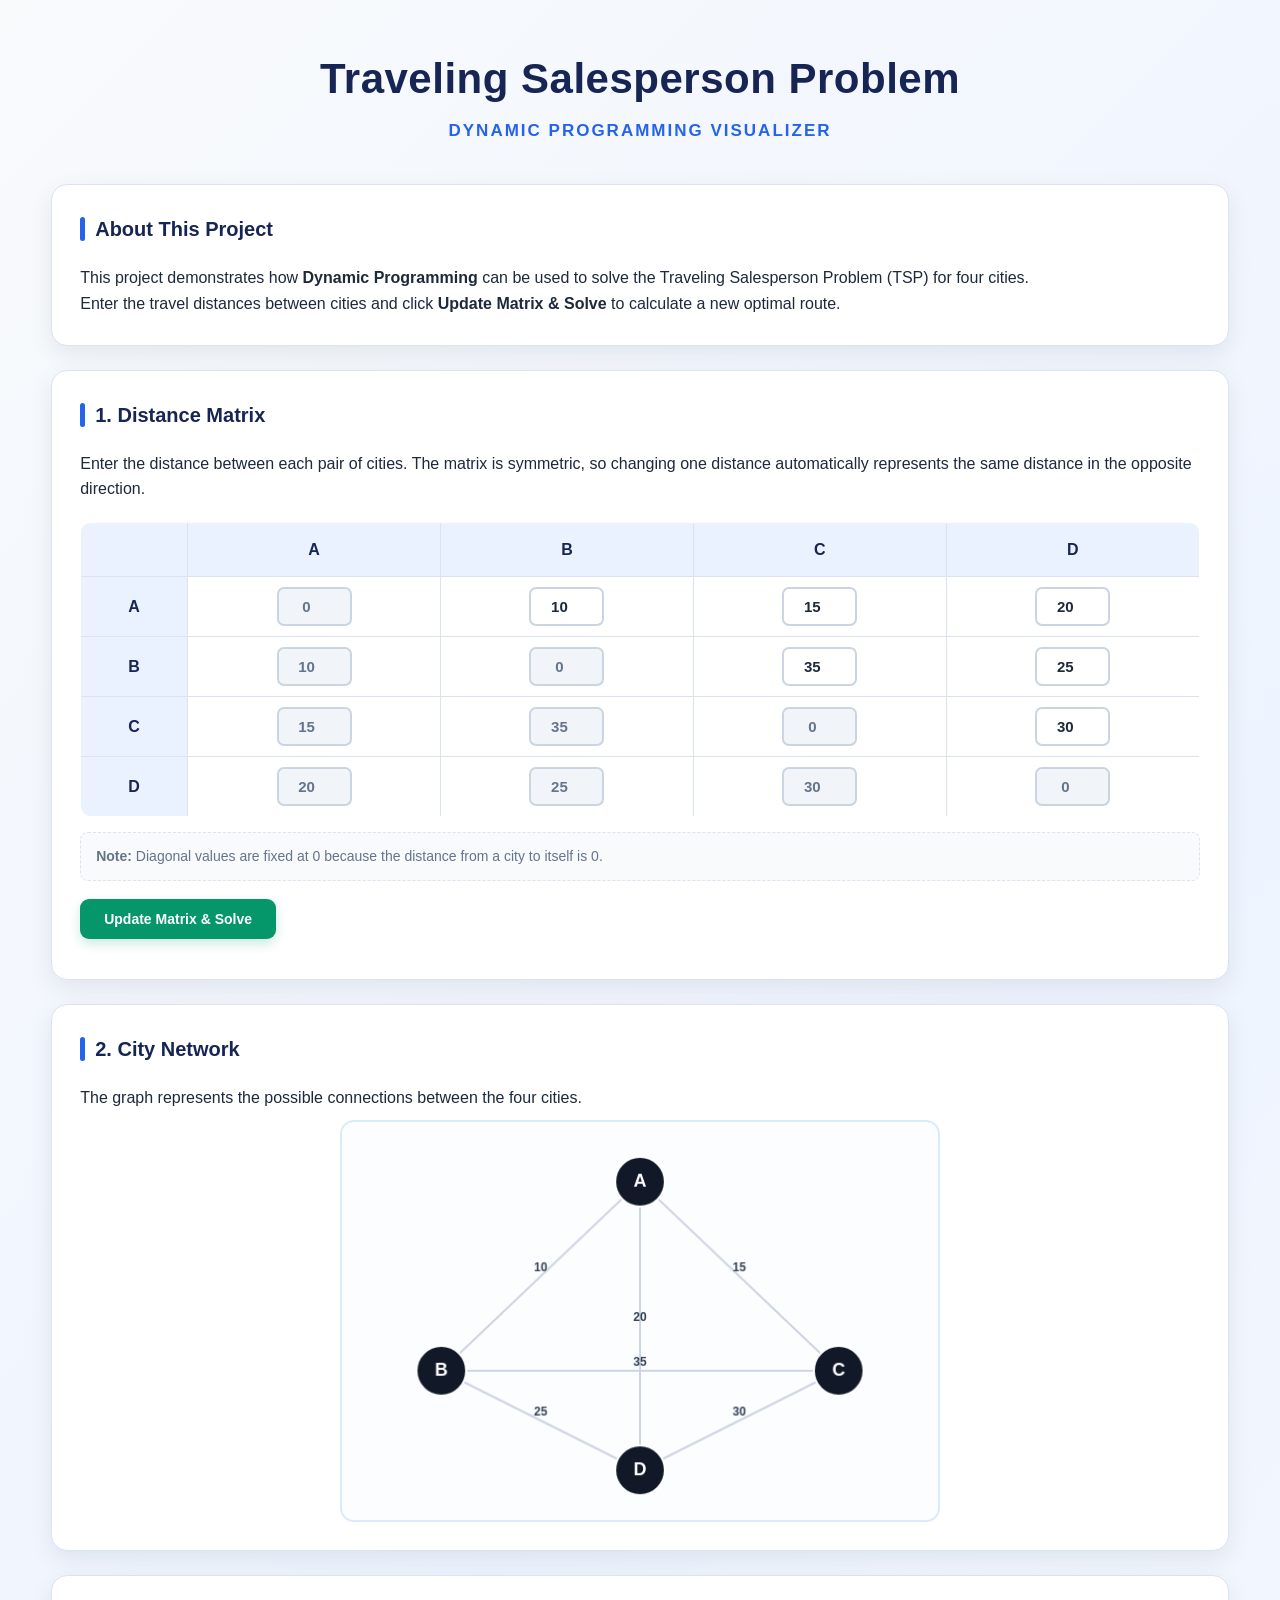
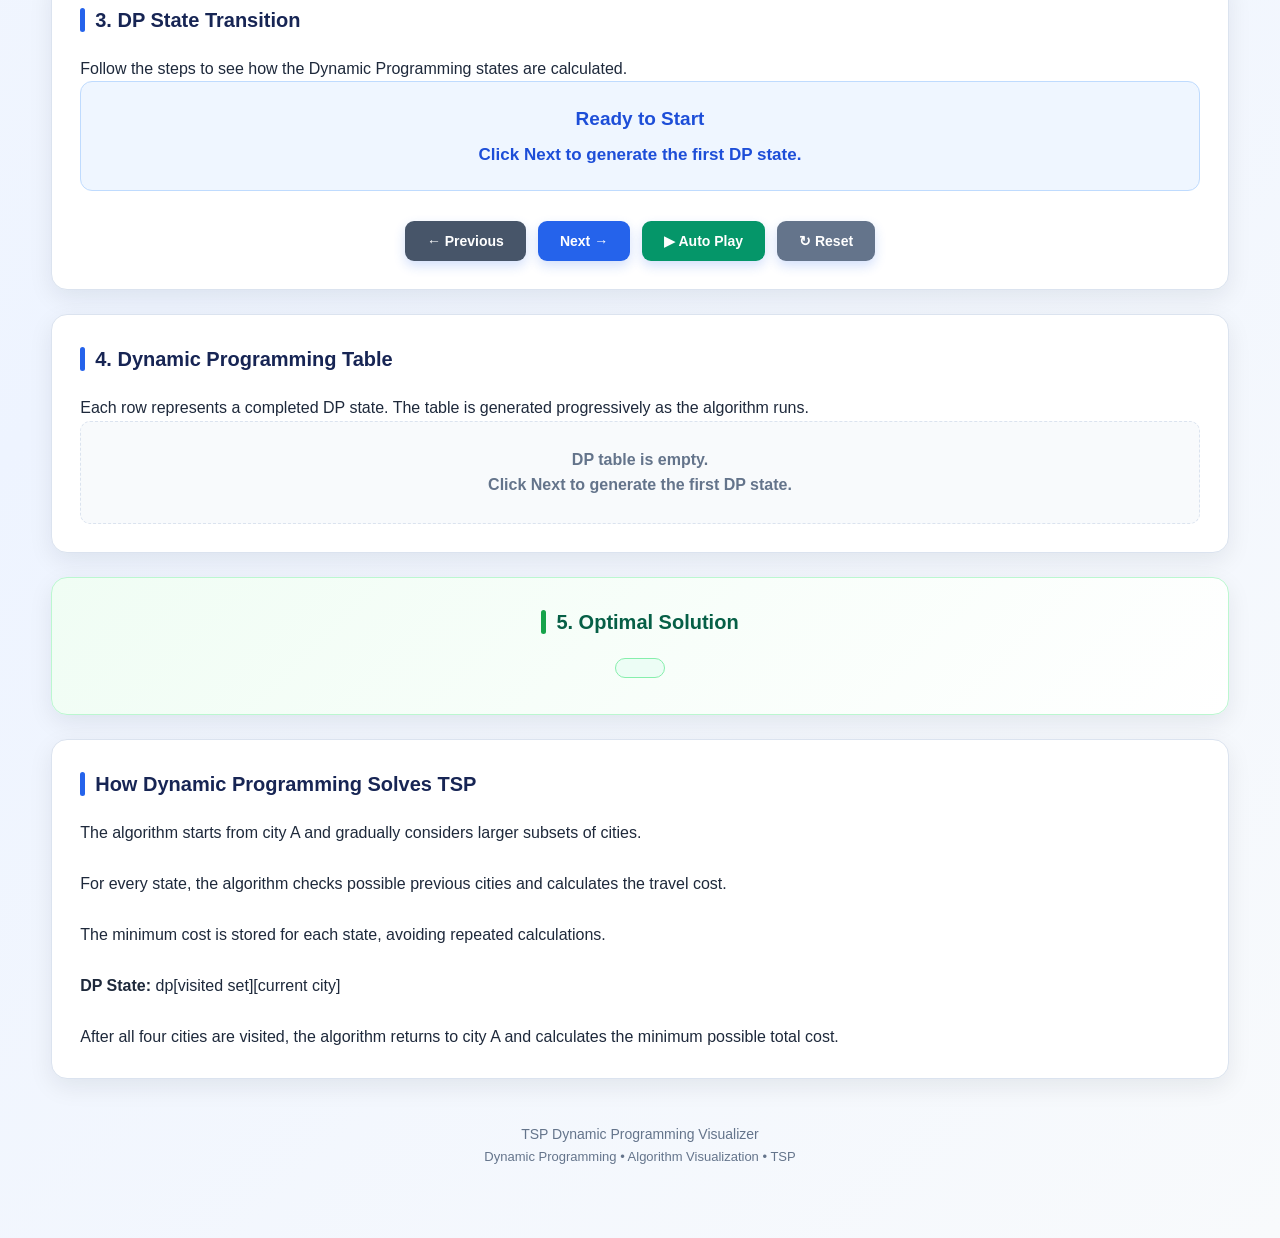
<file: 25WH5A0532_UNIT3/index.html>
<!DOCTYPE html>
<html lang="en">

<head>
    <meta charset="UTF-8">

    <meta name="viewport"
          content="width=device-width, initial-scale=1.0">

    <meta name="description"
          content="Interactive Traveling Salesperson Problem Dynamic Programming Visualizer">

    <title>TSP Dynamic Programming Visualizer</title>

    <link rel="stylesheet" href="style.css">
</head>

<body>

    <main class="container">

        <!-- HEADER -->

        <header>
            <h1>Traveling Salesperson Problem</h1>

            <h2>
                Dynamic Programming Visualizer
            </h2>
        </header>


        <!-- INTRODUCTION -->

        <section class="card">

            <h3>About This Project</h3>

            <p>
                This project demonstrates how
                <strong>Dynamic Programming</strong>
                can be used to solve the Traveling Salesperson
                Problem (TSP) for four cities.
            </p>

            <p>
                Enter the travel distances between cities and
                click <strong>Update Matrix & Solve</strong>
                to calculate a new optimal route.
            </p>

        </section>


        <!-- DISTANCE MATRIX -->

        <section class="card">

            <h3>1. Distance Matrix</h3>

            <p>
                Enter the distance between each pair of cities.
                The matrix is symmetric, so changing one distance
                automatically represents the same distance in the
                opposite direction.
            </p>

            <div id="distanceMatrix"></div>

            <div class="matrix-note">
                <strong>Note:</strong>
                Diagonal values are fixed at 0 because the distance
                from a city to itself is 0.
            </div>

            <button
                class="update-button"
                type="button"
                onclick="updateMatrixAndSolve()">

                Update Matrix & Solve

            </button>

            <div id="matrixMessage"></div>

        </section>


        <!-- CITY GRAPH -->

        <section class="card">

            <h3>2. City Network</h3>

            <p>
                The graph represents the possible connections
                between the four cities.
            </p>

            <canvas
                id="cityCanvas"
                width="600"
                height="400">

                Your browser does not support the HTML canvas element.

            </canvas>

        </section>


        <!-- DP STATE -->

        <section class="card">

            <h3>3. DP State Transition</h3>

            <p>
                Follow the steps to see how the Dynamic Programming
                states are calculated.
            </p>

            <div id="state">

                <div>

                    <div class="step-title">
                        Ready to Start
                    </div>

                    <div>
                        Click <strong>Next</strong> to begin.
                    </div>

                </div>

            </div>


            <!-- BUTTONS -->

            <div class="buttons">

                <button
                    type="button"
                    onclick="previousStep()">

                    ← Previous

                </button>


                <button
                    type="button"
                    onclick="nextStep()">

                    Next →

                </button>


                <button
                    type="button"
                    onclick="autoPlay()">

                    ▶ Auto Play

                </button>


                <button
                    type="button"
                    onclick="resetVisualization()">

                    ↻ Reset

                </button>

            </div>

        </section>


        <!-- DP TABLE -->

        <section class="card">

            <h3>4. Dynamic Programming Table</h3>

            <p>
                Each row represents a completed DP state.
                The table is generated progressively as
                the algorithm runs.
            </p>

            <div id="dpTable"></div>

        </section>


        <!-- RESULT -->

        <section class="card result">

            <h3>5. Optimal Solution</h3>

            <div id="route"></div>

            <div id="cost"></div>

        </section>


        <!-- EXPLANATION -->

        <section class="card">

            <h3>How Dynamic Programming Solves TSP</h3>

            <p>
                The algorithm starts from city A and gradually
                considers larger subsets of cities.
            </p>

            <br>

            <p>
                For every state, the algorithm checks possible
                previous cities and calculates the travel cost.
            </p>

            <br>

            <p>
                The minimum cost is stored for each state,
                avoiding repeated calculations.
            </p>

            <br>

            <p>
                <strong>DP State:</strong>
                dp[visited set][current city]
            </p>

            <br>

            <p>
                After all four cities are visited, the algorithm
                returns to city A and calculates the minimum
                possible total cost.
            </p>

        </section>


        <!-- FOOTER -->

        <footer>

            TSP Dynamic Programming Visualizer

            <br>

            <span>
                Dynamic Programming • Algorithm Visualization • TSP
            </span>

        </footer>

    </main>


    <script src="script.js"></script>

</body>

</html>
</file>
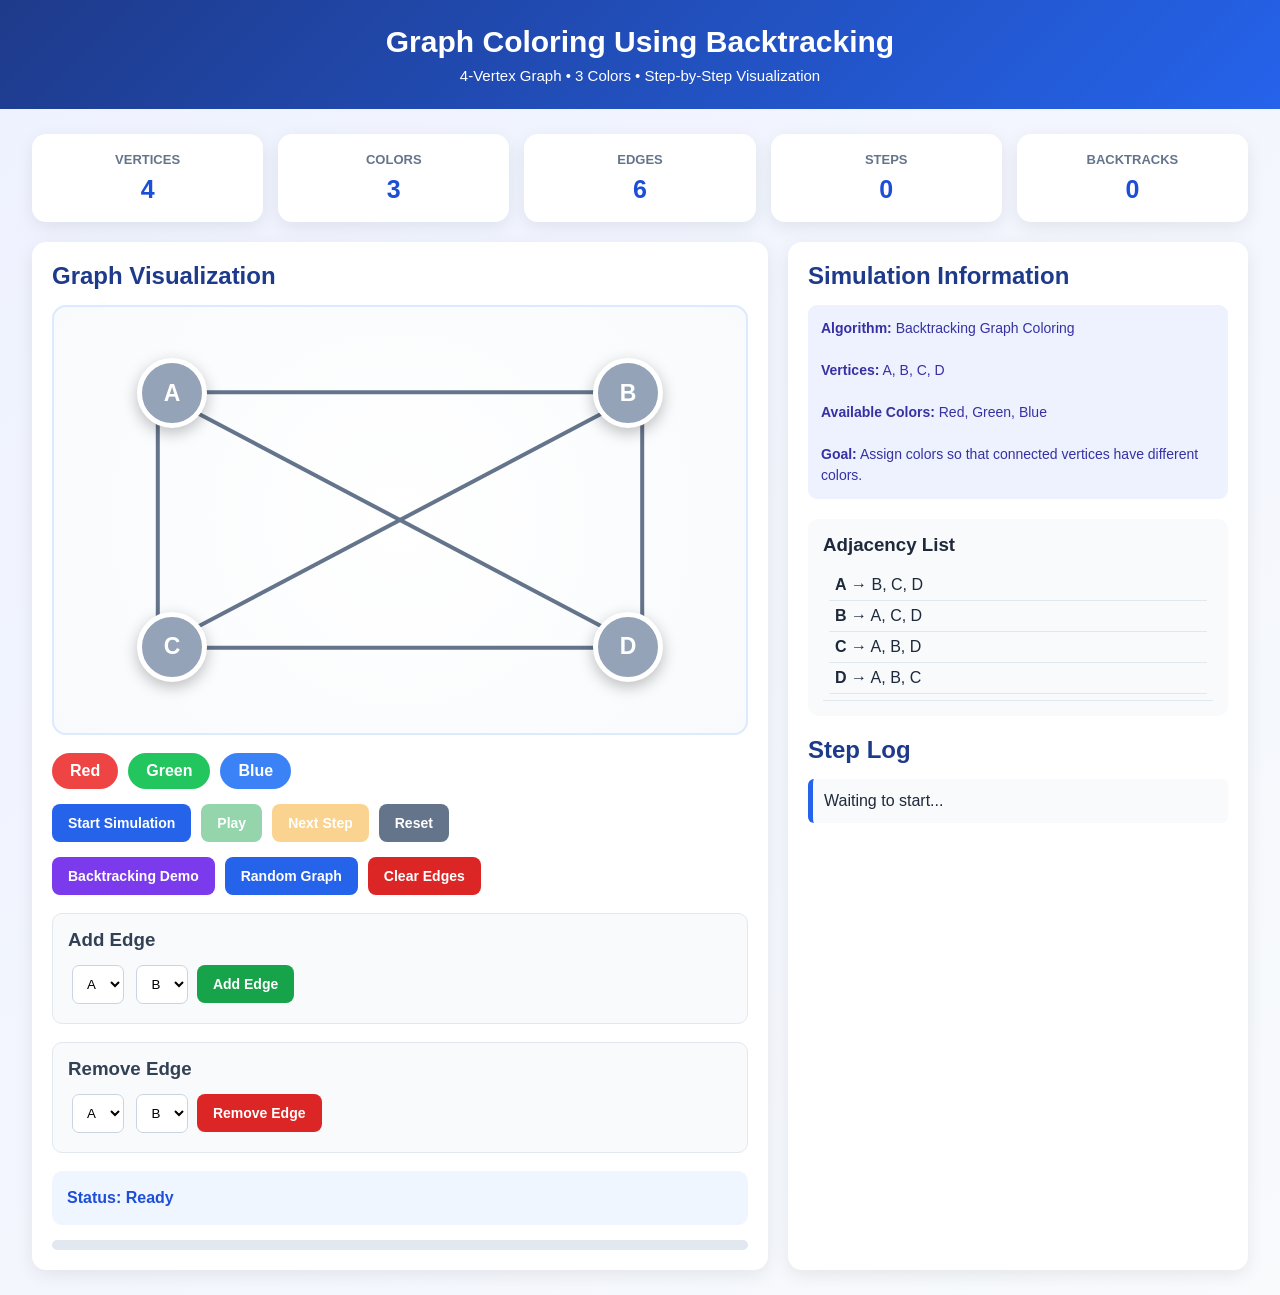
<file: 25WH5A0533_UNIT4_GRAPH_COLORING_USING_BACKTRACKING/index.html>
<!DOCTYPE html>
<html lang="en">

<head>
    <meta charset="UTF-8">
    <meta name="viewport" content="width=device-width, initial-scale=1.0">

    <title>Graph Coloring Backtracking</title>

    <link rel="stylesheet" href="style.css">
</head>

<body>

<header>
    <h1>Graph Coloring Using Backtracking</h1>
    <p>4-Vertex Graph • 3 Colors • Step-by-Step Visualization</p>
</header>

<div class="container">

    <div class="top-cards">

        <div class="card">
            <h3>VERTICES</h3>
            <p id="vertexCount">4</p>
        </div>

        <div class="card">
            <h3>COLORS</h3>
            <p id="colorCount">3</p>
        </div>

        <div class="card">
            <h3>EDGES</h3>
            <p id="edgeCount">0</p>
        </div>

        <div class="card">
            <h3>STEPS</h3>
            <p id="stepCount">0</p>
        </div>

        <div class="card">
            <h3>BACKTRACKS</h3>
            <p id="backtrackCount">0</p>
        </div>

    </div>


    <div class="main">

        <div class="panel">

            <h2>Graph Visualization</h2>

            <div id="graph">

                <svg id="svgGraph"></svg>

                <div class="vertex" id="A">A</div>
                <div class="vertex" id="B">B</div>
                <div class="vertex" id="C">C</div>
                <div class="vertex" id="D">D</div>

            </div>


            <div class="color-list">

                <div class="color-box red">
                    Red
                </div>

                <div class="color-box green">
                    Green
                </div>

                <div class="color-box blue">
                    Blue
                </div>

            </div>


            <div class="controls">

                <button
                    id="startBtn"
                    class="primary">
                    Start Simulation
                </button>

                <button
                    id="playBtn"
                    class="success-btn">
                    Play
                </button>

                <button
                    id="nextBtn"
                    class="warning"
                    disabled>
                    Next Step
                </button>

                <button
                    id="resetBtn"
                    class="gray">
                    Reset
                </button>

            </div>


            <div class="controls">

                <button
                    id="demoBtn"
                    class="purple">
                    Backtracking Demo
                </button>

                <button
                    id="randomBtn"
                    class="primary">
                    Random Graph
                </button>

                <button
                    id="clearBtn"
                    class="danger">
                    Clear Edges
                </button>

            </div>


            <div class="form-section">

                <h3>Add Edge</h3>

                <select id="addFrom">
                    <option value="A">A</option>
                    <option value="B">B</option>
                    <option value="C">C</option>
                    <option value="D">D</option>
                </select>

                <select id="addTo">
                    <option value="B">B</option>
                    <option value="A">A</option>
                    <option value="C">C</option>
                    <option value="D">D</option>
                </select>

                <button
                    id="addEdgeBtn"
                    class="success-btn">
                    Add Edge
                </button>

            </div>


            <div class="form-section">

                <h3>Remove Edge</h3>

                <select id="removeFrom">
                    <option value="A">A</option>
                    <option value="B">B</option>
                    <option value="C">C</option>
                    <option value="D">D</option>
                </select>

                <select id="removeTo">
                    <option value="B">B</option>
                    <option value="A">A</option>
                    <option value="C">C</option>
                    <option value="D">D</option>
                </select>

                <button
                    id="removeEdgeBtn"
                    class="danger">
                    Remove Edge
                </button>

            </div>


            <div
                id="status"
                class="status">
                Status: Ready
            </div>


            <div class="progress-container">

                <div id="progressBar"></div>

            </div>


            <div
                id="solution"
                class="solution">
            </div>

        </div>


        <div class="panel">

            <h2>Simulation Information</h2>

            <div class="info-box">

                <strong>Algorithm:</strong>
                Backtracking Graph Coloring

                <br><br>

                <strong>Vertices:</strong>
                A, B, C, D

                <br><br>

                <strong>Available Colors:</strong>
                Red, Green, Blue

                <br><br>

                <strong>Goal:</strong>
                Assign colors so that connected vertices
                have different colors.

            </div>


            <div class="adjacency">

                <h3>Adjacency List</h3>

                <div id="adjacencyList"></div>

            </div>


            <div class="steps-panel">

                <h2>Step Log</h2>

                <div id="steps">

                    <div class="step">
                        Waiting to start...
                    </div>

                </div>

            </div>

        </div>

    </div>

</div>

<script src="script.js"></script>

</body>
</html>
</file>
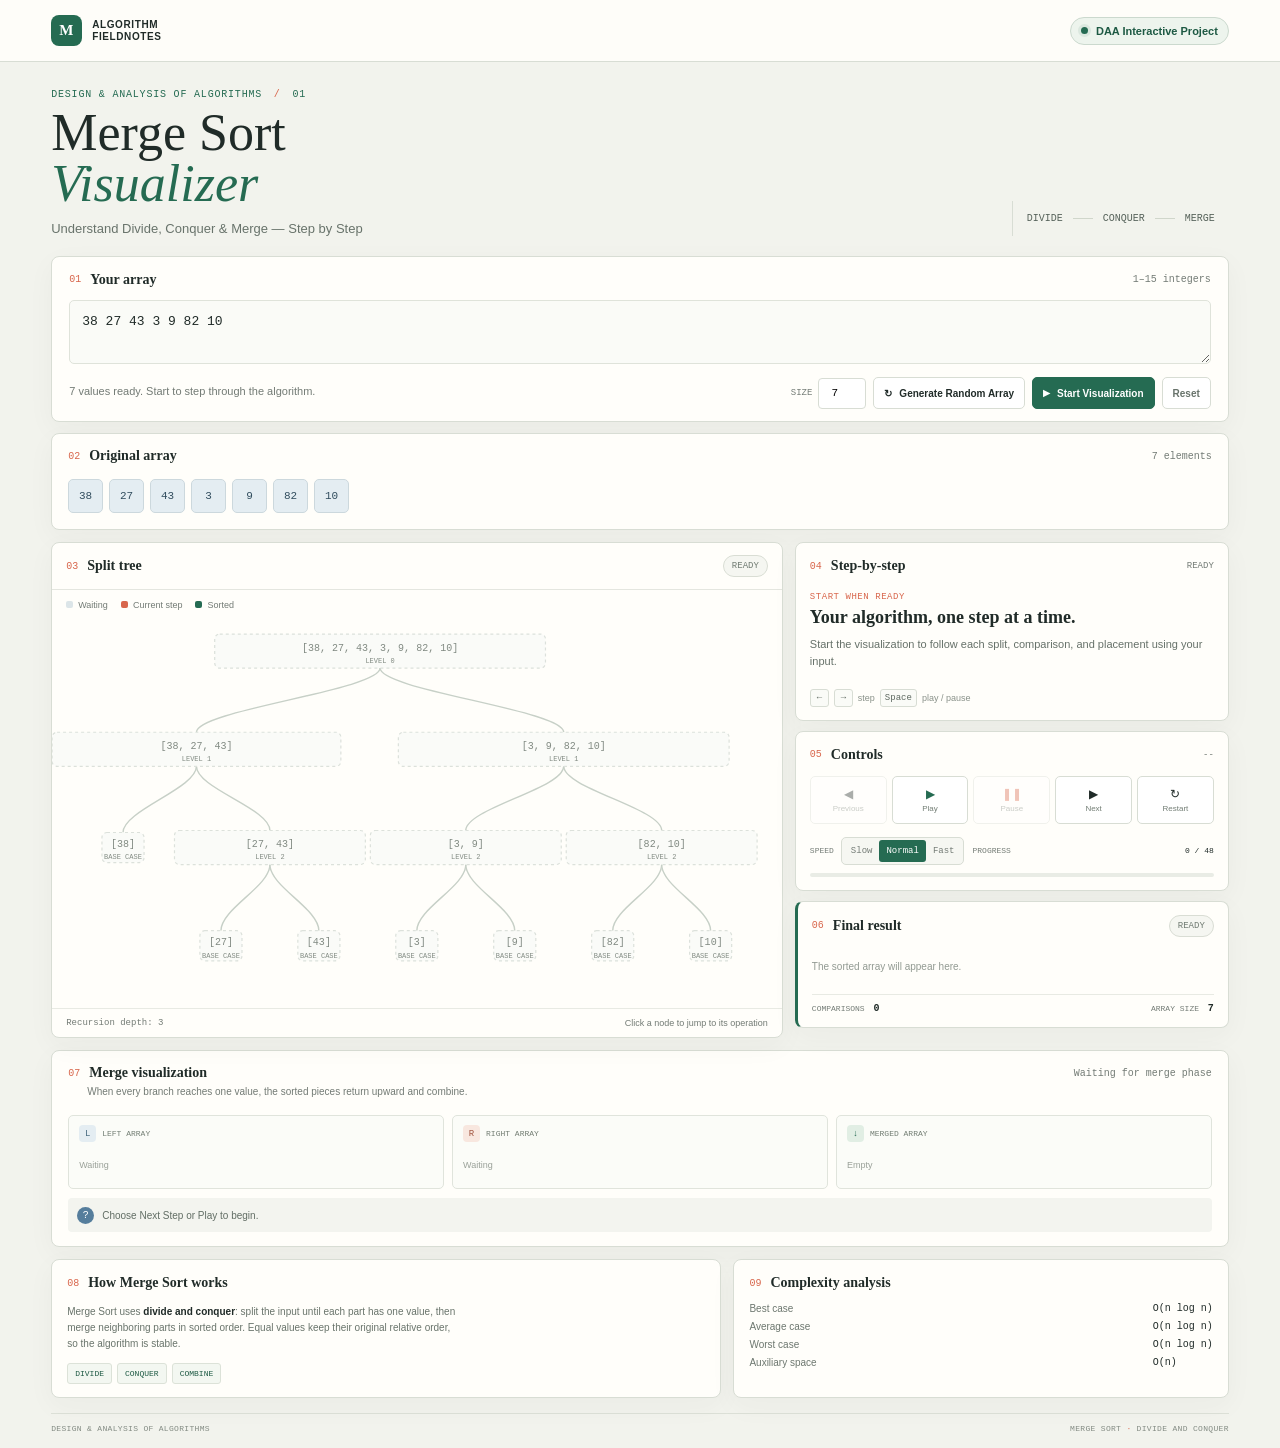
<file: 25WH5A0529_UNIT_1/Unit1_RecursionTree_MergeSort/index.html>
<!doctype html>
<html lang="en">
<head>
  <meta charset="utf-8">
  <meta name="viewport" content="width=device-width, initial-scale=1">
  <meta name="theme-color" content="#f2f3ed">
  <meta name="description" content="An interactive Merge Sort visualizer for learning divide and conquer, recursion trees, and algorithm analysis.">
  <title>Merge Sort Visualizer | DAA Project</title>
  <link rel="stylesheet" href="style.css">
  <script src="script.js" defer></script>
</head>
<body>
  <header class="topbar">
    <a class="brand" href="#top" aria-label="Merge Sort Visualizer home"><span class="brand-mark" aria-hidden="true">M</span><span>Algorithm<br>Fieldnotes</span></a>
    <span class="project-badge"><span class="badge-dot"></span> DAA Interactive Project</span>
  </header>

  <main class="app-shell" id="top">
    <section class="hero">
      <div>
        <p class="eyebrow">DESIGN &amp; ANALYSIS OF ALGORITHMS <span> / </span> 01</p>
        <h1>Merge Sort<br><em>Visualizer</em></h1>
        <p class="hero-subtitle">Understand Divide, Conquer &amp; Merge &mdash; Step by Step</p>
      </div>
      <div class="hero-stamp" aria-label="Divide and conquer">
        <span>DIVIDE</span><i></i><span>CONQUER</span><i></i><span>MERGE</span>
      </div>
    </section>

    <section class="input-panel" aria-labelledby="inputHeading">
      <div class="section-heading input-heading">
        <div><span class="section-index">01</span><h2 id="inputHeading">Your array</h2></div>
        <span class="input-limit">1&ndash;15 integers</span>
      </div>
      <label class="sr-only" for="arrayInput">Enter array values separated by spaces or commas</label>
      <textarea id="arrayInput" rows="2" spellcheck="false" placeholder="38 27 43 3 9 82 10">38 27 43 3 9 82 10</textarea>
      <div class="input-footer">
        <p id="inputMessage" class="input-message" aria-live="polite">Use spaces or commas between numbers.</p>
        <div class="input-actions">
          <label class="size-control" for="arraySize">SIZE <input id="arraySize" type="number" min="1" max="15" value="7" aria-label="Number of random values"></label>
          <button class="button button-quiet" id="randomButton" type="button"><span aria-hidden="true">&#8635;</span> Generate Random Array</button>
          <button class="button button-primary" id="visualizeButton" type="button"><span aria-hidden="true">&#9654;</span> Start Visualization</button>
          <button class="button button-quiet button-reset" id="resetButton" type="button" title="Clear the visualization">Reset</button>
        </div>
      </div>
    </section>

    <section class="original-panel" aria-labelledby="originalHeading">
      <div class="section-heading compact-heading">
        <div><span class="section-index">02</span><h2 id="originalHeading">Original array</h2></div>
        <span id="arrayCount" class="count-label">7 elements</span>
      </div>
      <div id="originalArray" class="array-strip" aria-label="Original array values"></div>
    </section>

    <div class="workbench">
      <section class="tree-panel" aria-labelledby="treeHeading">
        <div class="section-heading tree-heading">
          <div><span class="section-index">03</span><h2 id="treeHeading">Split tree</h2></div>
          <span id="phaseBadge" class="phase-badge phase-ready">READY</span>
        </div>
        <div class="tree-legend" aria-label="Tree legend">
          <span><i class="legend-dot legend-pending"></i>Waiting</span>
          <span><i class="legend-dot legend-current"></i>Current step</span>
          <span><i class="legend-dot legend-sorted"></i>Sorted</span>
        </div>
        <div class="tree-viewport" id="treeViewport">
          <svg id="treeSvg" role="img" aria-label="Merge sort recursion tree"></svg>
          <div id="treeEmpty" class="tree-empty">Enter an array to build its recursion tree.</div>
        </div>
        <div class="tree-footer"><span id="treeDepth">Recursion depth: &mdash;</span><span>Click a node to jump to its operation</span></div>
      </section>

      <aside class="learning-rail">
        <section class="explanation-panel" aria-labelledby="explanationHeading">
          <div class="section-heading compact-heading">
            <div><span class="section-index">04</span><h2 id="explanationHeading">Step-by-step</h2></div>
            <span id="stepCounter" class="step-counter">READY</span>
          </div>
          <p id="stepKicker" class="step-kicker">START WHEN READY</p>
          <h3 id="stepTitle">Your algorithm, one step at a time.</h3>
          <p id="stepExplanation" class="step-explanation">Start the visualization to follow each split, comparison, and placement using your input.</p>
          <div class="keyboard-note"><kbd>&larr;</kbd><kbd>&rarr;</kbd><span>step</span><kbd>Space</kbd><span>play / pause</span></div>
        </section>

        <section class="controls-panel" aria-labelledby="controlsHeading">
          <div class="section-heading compact-heading">
            <div><span class="section-index">05</span><h2 id="controlsHeading">Controls</h2></div>
            <span id="operationLabel" class="operation-label">&mdash;</span>
          </div>
          <div class="transport-row">
            <button class="transport-button" id="previousButton" type="button" aria-label="Previous step" title="Previous step"><span aria-hidden="true">&#9664;</span><small>Previous</small></button>
            <button class="transport-button transport-play" id="playButton" type="button" aria-label="Play" title="Play"><span aria-hidden="true">&#9654;</span><small>Play</small></button>
            <button class="transport-button transport-pause" id="pauseButton" type="button" aria-label="Pause" title="Pause" disabled><span aria-hidden="true">&#10074;&#10074;</span><small>Pause</small></button>
            <button class="transport-button" id="nextButton" type="button" aria-label="Next step" title="Next step"><span aria-hidden="true">&#9654;</span><small>Next</small></button>
            <button class="transport-button" id="restartButton" type="button" aria-label="Restart from beginning" title="Restart"><span aria-hidden="true">&#8635;</span><small>Restart</small></button>
          </div>
          <div class="control-bottom">
            <div class="speed-control"><span>SPEED</span><div class="segmented" role="group" aria-label="Playback speed"><button type="button" data-speed="slow">Slow</button><button type="button" data-speed="normal" class="selected" aria-pressed="true">Normal</button><button type="button" data-speed="fast">Fast</button></div></div>
            <div class="progress-meta"><span>PROGRESS</span><span id="progressText">0 / 0</span></div>
          </div>
          <div class="progress-track" role="progressbar" aria-label="Algorithm progress" aria-valuemin="0" aria-valuemax="100" aria-valuenow="0"><div id="progressFill" class="progress-fill"></div></div>
        </section>

        <section class="result-panel" aria-labelledby="resultHeading">
          <div class="result-topline"><div><span class="section-index">06</span><h2 id="resultHeading">Final result</h2></div><span id="resultStatus" class="result-status">IN PROGRESS</span></div>
          <div id="finalResult" class="final-result" aria-live="polite"><span class="result-placeholder">The sorted array will appear here.</span></div>
          <div class="result-stats"><span>COMPARISONS <strong id="comparisonCount">0</strong></span><span>ARRAY SIZE <strong id="resultSize">7</strong></span></div>
        </section>
      </aside>
    </div>

    <section class="merge-panel" aria-labelledby="mergeHeading">
      <div class="section-heading merge-heading">
        <div><span class="section-index">07</span><h2 id="mergeHeading">Merge visualization</h2></div>
        <span id="mergeStepLabel" class="count-label">Waiting for merge phase</span>
      </div>
      <p class="merge-intro" id="mergeIntro">When every branch reaches one value, the sorted pieces return upward and combine.</p>
      <div class="merge-lanes">
        <div class="merge-lane"><div class="lane-label"><span class="lane-letter">L</span><span>LEFT ARRAY</span></div><div class="lane-values" id="leftValues"><span class="lane-placeholder">Waiting</span></div></div>
        <div class="merge-lane"><div class="lane-label"><span class="lane-letter lane-right">R</span><span>RIGHT ARRAY</span></div><div class="lane-values" id="rightValues"><span class="lane-placeholder">Waiting</span></div></div>
        <div class="merge-lane merge-output-lane"><div class="lane-label"><span class="lane-letter lane-result">&#8595;</span><span>MERGED ARRAY</span></div><div class="lane-values" id="mergedValues"><span class="lane-placeholder">Empty</span></div></div>
      </div>
      <div class="comparison-callout" id="comparisonCallout" aria-live="polite"><span class="callout-mark">?</span><span>Choose Next Step or Play to begin.</span></div>
    </section>

    <section class="analysis-grid" aria-label="Algorithm information and complexity analysis">
      <article class="info-panel">
        <div class="section-heading compact-heading"><div><span class="section-index">08</span><h2>How Merge Sort works</h2></div></div>
        <p>Merge Sort uses <strong>divide and conquer</strong>: split the input until each part has one value, then merge neighboring parts in sorted order. Equal values keep their original relative order, so the algorithm is stable.</p>
        <div class="method-tags"><span>DIVIDE</span><span>CONQUER</span><span>COMBINE</span></div>
      </article>
      <article class="complexity-panel">
        <div class="section-heading compact-heading"><div><span class="section-index">09</span><h2>Complexity analysis</h2></div></div>
        <div class="complexity-table"><span>Best case</span><strong>O(n log n)</strong><span>Average case</span><strong>O(n log n)</strong><span>Worst case</span><strong>O(n log n)</strong><span>Auxiliary space</span><strong>O(n)</strong></div>
      </article>
    </section>
    <footer class="page-footer"><span>DESIGN &amp; ANALYSIS OF ALGORITHMS</span><span>MERGE SORT <i>&#183;</i> DIVIDE AND CONQUER</span></footer>
  </main>
</body>
</html>
</file>
<file: 25WH5A0531-UNIT2 Greedy Job Sequencing/style.css>
:root {
  --ink: #202344;
  --muted: #68708c;
  --line: #e7e8f3;
  --paper: #fff;
  --bg: #f6f6fd;
  --blue: #4c61e8;
  --purple: #7550d9;
  --green: #13855e;
  --green-soft: #e7f8ef;
  --red: #c44542;
  --red-soft: #fff0e9;
  --gold: #a7650a;
  --shadow: 0 12px 30px rgba(52, 49, 112, .075);
}

* { box-sizing: border-box; }
body { margin: 0; background: var(--bg); color: var(--ink); font: 15px/1.55 'DM Sans', 'Segoe UI', sans-serif; }
.page-header { color: white; padding: 44px 24px 48px; background: linear-gradient(116deg, #303ca6 0%, #5844c7 55%, #7549be 100%); position: relative; overflow: hidden; }
.page-header::after { content: ''; position: absolute; width: 340px; height: 340px; right: max(calc((100vw - 1160px) / 2), 4%); top: -230px; border: 1px solid rgba(255,255,255,.14); border-radius: 50%; box-shadow: 0 0 0 36px rgba(255,255,255,.035), 0 0 0 75px rgba(255,255,255,.025); pointer-events: none; }
.header-inner, main { max-width: 1160px; margin: 0 auto; }
.eyebrow { margin: 0 0 8px; color: var(--blue); font-size: 11px; font-weight: 700; letter-spacing: .14em; }
.page-header .eyebrow { color: #d4d8ff; }
.page-header h1 { font: 800 clamp(28px, 4vw, 40px)/1.16 'Segoe UI', sans-serif; letter-spacing: -.035em; margin: 0; }
.page-header h1 span { color: #d6c6ff; }
.intro { max-width: 690px; color: #e7e5ff; margin: 12px 0 0; font-size: 16px; }
main { padding: 24px 20px 14px; }
.panel { background: var(--paper); border: 1px solid var(--line); border-radius: 14px; padding: 23px; box-shadow: var(--shadow); margin-bottom: 18px; transition: box-shadow .2s, transform .2s; }
.panel:hover { box-shadow: 0 16px 36px rgba(52,49,112,.11); }
h2, h3, p { margin-top: 0; }
h2 { font: 700 21px/1.3 'Segoe UI', sans-serif; letter-spacing: -.02em; margin-bottom: 9px; }
h3 { font: 700 15px 'Segoe UI', sans-serif; margin: 0; }
.lesson { display: grid; grid-template-columns: 1.18fr 1fr; gap: 34px; align-items: center; }
.lesson > div > p:last-child, .greedy-note p { color: var(--muted); margin: 0; }
.greedy-note { border-left: 3px solid #9878eb; padding: 4px 0 4px 18px; }
.greedy-note strong { font: 700 15px 'Segoe UI', sans-serif; }
.greedy-note p { margin: 6px 0 12px; }
.note-points { display: flex; gap: 20px; flex-wrap: wrap; color: var(--muted); font-size: 12px; }
.note-points span { display: grid; }
.note-points b { color: var(--purple); font-size: 11px; text-transform: uppercase; letter-spacing: .06em; }
.section-heading, .subhead { display: flex; align-items: center; justify-content: space-between; gap: 16px; }
.section-heading { margin-bottom: 12px; }
.section-heading .eyebrow { margin-bottom: 4px; }
.section-heading h2 { margin: 0; }
.helper, .subhint { color: var(--muted); font-size: 13px; }
.helper { margin: 8px 0 16px; }
.button { font: 600 13px 'Segoe UI', sans-serif; border: 1px solid transparent; border-radius: 8px; padding: 9px 14px; cursor: pointer; transition: background .18s, border .18s, transform .18s, box-shadow .18s; }
.button:hover:not(:disabled) { transform: translateY(-2px); box-shadow: 0 5px 12px rgba(47,54,132,.16); }
.button:focus-visible { outline: 3px solid #b9b1ff; outline-offset: 2px; }
.button:disabled { opacity: .44; cursor: not-allowed; }
.button-primary { background: linear-gradient(110deg, #465fe3, #694ed4); color: white; }
.button-primary:hover { background: linear-gradient(110deg, #354fd0, #573bc1); }
.button-secondary { background: #fff0cd; border-color: #f6d78f; color: #89580b; }
.button-secondary:hover { background: #ffe6a9; }
.button-light { background: white; border-color: var(--line); color: #4d5270; }
.button-light:hover { background: #f3f1ff; border-color: #d3c8fb; }
.table-wrap { overflow-x: auto; border: 1px solid var(--line); border-radius: 10px; }
table { border-collapse: collapse; width: 100%; text-align: left; }
thead { background: linear-gradient(90deg, #f0f1ff, #f8f2ff); }
th { font-size: 11px; text-transform: uppercase; letter-spacing: .08em; color: #5e5c91; font-weight: 700; padding: 11px 12px; border-bottom: 1px solid var(--line); }
td { padding: 8px 12px; border-bottom: 1px solid #eff0f7; }
tbody tr { transition: background .15s; }
tbody tr:hover { background: #f9f8ff; }
tr:last-child td { border-bottom: 0; }
td input { width: 100%; max-width: 200px; border: 1px solid #dfe1ee; border-radius: 7px; padding: 8px 9px; color: var(--ink); font: 500 14px 'Segoe UI', sans-serif; background: #fcfcff; }
td input:focus { outline: 2px solid #c4b7ff; border-color: #947be9; }
.remove-job { border: 0; background: none; color: #8c92a7; cursor: pointer; font-size: 18px; padding: 4px 9px; border-radius: 6px; }
.remove-job:hover { background: var(--red-soft); color: var(--red); }
.error { color: var(--red); font-size: 13px; margin: 12px 0 0; }
.legend { font-size: 12px; color: var(--muted); }
.legend i { display: inline-block; width: 9px; height: 9px; border-radius: 50%; background: var(--blue); margin-right: 6px; }
.flowchart { display: flex; align-items: center; flex-direction: column; padding: 10px 0 4px; }
.flow-node { position: relative; z-index: 1; padding: 8px 17px; text-align: center; border: 1px solid #e0e1ef; border-radius: 8px; background: #fbfbfe; color: #505875; font-weight: 600; font-size: 13px; min-width: 210px; transition: .2s; }
.flow-node.active { background: linear-gradient(110deg, #eef0ff, #f5edff); color: #4e45bc; border-color: #9587ea; box-shadow: 0 0 0 4px rgba(93,75,211,.12); }
.flow-node.complete { background: var(--green-soft); border-color: #a9dfc5; color: var(--green); }
.flow-node.branch-active { background: #fff1cc; border-color: #ebbd58; color: #8b5708; box-shadow: 0 0 0 4px rgba(237,173,51,.16); animation: decision-pop .32s ease-out; }
.flow-arrow { font-size: 17px; color: #9c99bd; height: 26px; line-height: 26px; }
.decision { display: flex; align-items: center; flex-direction: column; }
.diamond { border-radius: 20px; min-width: 230px; background: #fff9e9; border-color: #f2d28b; color: #805718; }
.branches { display: flex; justify-content: center; gap: 70px; position: relative; margin-top: 20px; }
.branches:before { content: ''; position: absolute; width: 220px; top: -11px; border-top: 1px solid #c9c8d9; }
.branch { position: relative; display: flex; align-items: center; flex-direction: column; gap: 5px; }
.branch:before { content: ''; height: 12px; border-left: 1px solid #c9c8d9; position: absolute; top: -20px; }
.branch .flow-node { min-width: 135px; padding: 7px 13px; }
.branch.yes .flow-node { color: var(--green); border-color: #b8e4cd; background: #effaf4; }
.branch.no .flow-node { color: var(--red); border-color: #f4c5bb; background: #fff3ee; }
.branch.yes .flow-node.branch-active { color: #fff; border-color: var(--green); background: var(--green); }
.branch.no .flow-node.branch-active { color: #fff; border-color: var(--red); background: var(--red); }
.branch-label { position: absolute; top: -20px; font-size: 10px; font-weight: 700; letter-spacing: .1em; color: var(--muted); }
.branch.yes .branch-label { color: var(--green); }
.branch.no .branch-label { color: var(--red); }
.flow-caption { text-align: center; color: var(--muted); font-size: 12px; margin: 10px 0 0; }
.work-grid { display: grid; grid-template-columns: minmax(0, 1.45fr) minmax(260px, .75fr); gap: 18px; align-items: start; }
.work-grid .panel { margin-bottom: 0; }
.controls { display: flex; gap: 8px; flex-wrap: wrap; margin: 15px 0; }
.step-count { font-size: 12px; color: #5547a8; border-radius: 20px; padding: 5px 10px; background: #f0edff; }
.current-card { background: linear-gradient(110deg, #eef1ff, #f6edff); border: 1px solid #dcd5ff; border-left: 4px solid var(--purple); border-radius: 9px; padding: 12px 14px; min-height: 75px; }
.card-label { display: block; color: #777c98; font-size: 10px; font-weight: 700; letter-spacing: .1em; }
.current-card p { margin: 5px 0 0; color: #363961; font-size: 14px; }
.current-job-grid { display: grid; grid-template-columns: repeat(3, 1fr); gap: 9px; margin: 12px 0 18px; }
.current-job-grid > div { padding: 10px; border: 1px solid #dedaff; border-radius: 8px; background: linear-gradient(140deg, #f0efff, #f8f1ff); transition: transform .18s, box-shadow .18s; }
.current-job-grid > div:first-child { border-color: #bcb1ff; background: linear-gradient(140deg, #e9eaff, #f4eaff); }
.current-job-grid > div:hover { transform: translateY(-2px); box-shadow: 0 6px 14px rgba(79,69,172,.12); }
.current-job-grid strong, .totals strong { font: 700 16px 'Segoe UI', sans-serif; display: block; margin-top: 4px; color: #5144bb; }
.subsection { border-top: 1px solid #eff0f7; padding-top: 13px; margin-top: 12px; }
.subhead { margin-bottom: 10px; }
.subhint { font-size: 11px; }
.job-chips, .skipped-list { display: flex; gap: 7px; flex-wrap: wrap; min-height: 30px; }
.empty { color: #97a3b2; font-size: 12px; align-items: center; }
.chip { display: inline-flex; align-items: center; gap: 6px; padding: 5px 9px; border-radius: 6px; background: #f0efff; color: #56527c; font-size: 12px; transition: transform .18s, box-shadow .18s; }
.chip:hover { transform: translateY(-1px); }
.chip .profit { color: var(--blue); font-weight: 700; }
.chip.focus { outline: 2px solid #8372df; background: #ece8ff; box-shadow: 0 0 0 4px rgba(117,80,217,.12); }
.chip.scheduled-chip { background: var(--green-soft); color: var(--green); }
.chip.skipped-chip { background: var(--red-soft); color: var(--red); }
.slots { display: grid; grid-template-columns: repeat(auto-fit, minmax(74px, 1fr)); gap: 7px; }
.slot { border: 1px dashed #c9cbe0; border-radius: 8px; min-height: 68px; padding: 7px; text-align: center; background: #fbfbfe; transition: transform .2s, box-shadow .2s, background .2s; }
.slot-number { display: block; color: #8288a1; font-size: 10px; text-transform: uppercase; letter-spacing: .08em; }
.slot strong { display: block; margin-top: 5px; font: 700 14px 'Segoe UI', sans-serif; color: #59607d; }
.slot.filled { border-style: solid; border-color: #7acba5; background: linear-gradient(145deg, #e8faef, #effbf5); }
.slot.filled strong { color: var(--green); }
.slot.just-filled { animation: slot-highlight .85s ease-out; }
.totals { display: flex; gap: 10px; margin-top: 14px; padding: 8px; background: linear-gradient(110deg, #e9edff, #f2eaff); border: 1px solid #d9d7ff; border-radius: 9px; }
.totals > div { flex: 1; padding: 8px 10px; border-radius: 7px; background: rgba(255,255,255,.68); }
.totals > div + div { background: #ecf9f2; }
.totals strong { color: #5144bb; }
.totals > div + div strong { color: var(--green); }
.run-panel > .subsection:last-child { padding: 12px; border: 1px solid #ffe2d4; border-radius: 9px; background: linear-gradient(110deg, #fff8f3, #fff1ec); }
.skipped-list:not(.empty) { padding: 9px; border-radius: 8px; background: #fff6f1; border: 1px solid #ffe2d4; }
.result-panel { position: sticky; top: 16px; border-top: 4px solid var(--purple); }
.result-panel h2 { margin-bottom: 6px; }
.result-sequence { border: 1px solid #dedaff; background: linear-gradient(110deg, #f0f1ff, #f7efff); border-radius: 9px; padding: 16px 11px; text-align: center; min-height: 66px; font: 700 15px 'Segoe UI', sans-serif; color: #5144bb; overflow-wrap: anywhere; }
.sequence-arrow { color: #9187ca; padding: 0 6px; }
.result-total { display: flex; justify-content: space-between; align-items: center; padding: 16px 12px; margin-top: 10px; border: 1px solid #f4d78e; border-radius: 9px; background: linear-gradient(110deg, #fff6dc, #fff0df); color: #805718; }
.result-total strong { font: 800 25px 'Segoe UI', sans-serif; color: #a76008; }
.result-summary { font-size: 12px; color: var(--muted); padding-top: 13px; }
.example-check { margin-top: 12px; padding: 9px 11px; border-radius: 7px; background: var(--green-soft); color: var(--green); font-size: 12px; }
.example-check.mismatch { background: #fff6e6; color: #8f661d; }
footer { text-align: center; color: #969ab0; font-size: 11px; padding: 26px 0 18px; }
.sr-only { position: absolute; width: 1px; height: 1px; padding: 0; margin: -1px; overflow: hidden; clip: rect(0,0,0,0); white-space: nowrap; border: 0; }
@keyframes slot-highlight { 0% { transform: scale(.94); box-shadow: 0 0 0 0 rgba(20,153,101,.38); } 55% { transform: scale(1.04); box-shadow: 0 0 0 7px rgba(20,153,101,.12); } 100% { transform: scale(1); box-shadow: 0 0 0 0 rgba(20,153,101,0); } }
@keyframes decision-pop { 0% { transform: scale(.97); } 60% { transform: scale(1.04); } 100% { transform: scale(1); } }
@media (max-width: 780px) { .lesson { grid-template-columns: 1fr; gap: 18px; } .work-grid { grid-template-columns: 1fr; } .result-panel { position: static; } .page-header { padding: 34px 20px; } .panel { padding: 18px; } }
@media (max-width: 460px) { main { padding: 16px 12px; } .panel { padding: 15px; } .branches { gap: 32px; } .branch .flow-node { min-width: 120px; font-size: 12px; } .branches:before { width: 180px; } .current-job-grid { gap: 6px; } .current-job-grid > div { padding: 8px 6px; } .section-heading { align-items: flex-start; } .controls .button { padding: 8px 10px; } }
@media (prefers-reduced-motion: reduce) { *, *::before, *::after { scroll-behavior: auto !important; animation-duration: .01ms !important; transition-duration: .01ms !important; } }
</file>
<file: 25WH5A0532_UNIT3/style.css>
/* =========================================================
   TSP DYNAMIC PROGRAMMING VISUALIZER
   PROFESSIONAL LIGHT THEME
   ========================================================= */

* {
    margin: 0;
    padding: 0;
    box-sizing: border-box;
}


:root {

    --background: #f4f7fb;
    --white: #ffffff;

    --navy: #172554;

    --blue: #2563eb;
    --blue-light: #eff6ff;

    --green: #059669;
    --green-bright: #16a34a;
    --green-light: #ecfdf5;

    --red: #dc2626;

    --text: #1e293b;
    --text-light: #64748b;

    --border: #dbe3ef;

    --shadow:
        0 8px 25px rgba(15, 23, 42, 0.08);
}


body {

    font-family:
        "Segoe UI",
        Arial,
        sans-serif;

    background:
        linear-gradient(
            135deg,
            #f8fafc 0%,
            #eef4ff 50%,
            #f8fafc 100%
        );

    color: var(--text);

    min-height: 100vh;

    line-height: 1.6;
}


.container {

    width: 92%;

    max-width: 1200px;

    margin: auto;

    padding:
        45px 0 60px;
}


/* =========================================================
   HEADER
   ========================================================= */

h1 {

    text-align: center;

    font-size: 42px;

    font-weight: 800;

    color: var(--navy);

    letter-spacing: 0.5px;

    margin-bottom: 5px;
}


h2 {

    text-align: center;

    font-size: 17px;

    color: var(--blue);

    font-weight: 600;

    letter-spacing: 2px;

    text-transform: uppercase;

    margin-bottom: 40px;
}


/* =========================================================
   CARDS
   ========================================================= */

.card {

    background: var(--white);

    border:
        1px solid var(--border);

    border-radius: 16px;

    padding: 28px;

    margin-bottom: 24px;

    box-shadow: var(--shadow);

    transition: 0.25s ease;
}


.card:hover {

    transform:
        translateY(-2px);

    box-shadow:
        0 12px 30px
        rgba(15, 23, 42, 0.11);
}


.card h3 {

    font-size: 20px;

    color: var(--navy);

    margin-bottom: 20px;

    font-weight: 700;

    display: flex;

    align-items: center;

    gap: 10px;
}


.card h3::before {

    content: "";

    width: 5px;

    height: 24px;

    background:
        var(--blue);

    border-radius: 5px;

    display: inline-block;
}


/* =========================================================
   DISTANCE MATRIX
   ========================================================= */

#distanceMatrix {

    overflow-x: auto;

    margin-top: 20px;
}


#distanceMatrix table {

    width: 100%;

    border-collapse:
        collapse;

    min-width: 450px;

    background:
        white;

    border:
        1px solid var(--border);

    border-radius: 10px;

    overflow: hidden;
}


#distanceMatrix th {

    background:
        #eaf2ff;

    color:
        var(--navy);

    font-weight:
        700;

    padding:
        14px;

    border:
        1px solid var(--border);

    text-align:
        center;
}


#distanceMatrix td {

    padding:
        10px;

    text-align:
        center;

    color:
        var(--text);

    font-weight:
        500;

    border:
        1px solid var(--border);

    background:
        white;
}


/* Matrix inputs */

.matrix-input {

    width:
        75px;

    padding:
        9px;

    text-align:
        center;

    border:
        2px solid #cbd5e1;

    border-radius:
        7px;

    font-size:
        15px;

    font-weight:
        600;

    color:
        var(--text);

    background:
        white;

    outline:
        none;

    transition:
        0.2s;
}


.matrix-input:focus {

    border-color:
        var(--blue);

    box-shadow:
        0 0 0 3px
        rgba(37, 99, 235, 0.12);
}


.matrix-input:disabled {

    background:
        #f1f5f9;

    color:
        #64748b;

    cursor:
        not-allowed;
}


/* Matrix note */

.matrix-note {

    margin-top:
        15px;

    padding:
        12px 15px;

    background:
        #f8fafc;

    border:
        1px dashed var(--border);

    border-radius:
        8px;

    color:
        var(--text-light);

    font-size:
        14px;
}


/* Update button */

.update-button {

    margin-top:
        18px;

    padding:
        12px 24px;

    border:
        none;

    border-radius:
        9px;

    background:
        var(--green);

    color:
        white;

    font-size:
        14px;

    font-weight:
        700;

    cursor:
        pointer;

    transition:
        0.2s;

    box-shadow:
        0 5px 12px
        rgba(5, 150, 105, 0.20);
}


.update-button:hover {

    background:
        #047857;

    transform:
        translateY(-2px);
}


#matrixMessage {

    margin-top:
        12px;

    font-size:
        14px;

    font-weight:
        600;
}


.message-success {

    color:
        var(--green);
}


.message-error {

    color:
        var(--red);
}


/* =========================================================
   CITY GRAPH
   ========================================================= */

#cityCanvas {

    display:
        block;

    width:
        100%;

    max-width:
        600px;

    height:
        auto;

    margin:
        10px auto 0;

    background:
        #fbfdff;

    border:
        2px solid #dbeafe;

    border-radius:
        14px;
}


/* =========================================================
   DP STATE
   ========================================================= */

#state {

    min-height:
        110px;

    display:
        flex;

    align-items:
        center;

    justify-content:
        center;

    text-align:
        center;

    padding:
        18px;

    background:
        var(--blue-light);

    border:
        1px solid #bfdbfe;

    border-radius:
        12px;

    color:
        #1d4ed8;

    font-size:
        17px;

    font-weight:
        600;
}


.step-title {

    font-size:
        19px;

    font-weight:
        800;

    margin-bottom:
        7px;
}


.formula {

    margin-top:
        8px;

    padding:
        10px 14px;

    background:
        rgba(255, 255, 255, 0.8);

    border-radius:
        8px;

    color:
        #172554;
}


.formula hr {

    border:
        none;

    border-top:
        1px solid #cbd5e1;

    margin:
        8px 0;
}


/* =========================================================
   DP TABLE
   ========================================================= */

#dpTable {

    overflow-x:
        auto;
}


#dpTable table {

    width:
        100%;

    min-width:
        550px;

    border-collapse:
        collapse;

    background:
        white;

    border:
        1px solid var(--border);

    border-radius:
        10px;

    overflow:
        hidden;
}


#dpTable th {

    background:
        var(--navy);

    color:
        white;

    padding:
        15px;

    text-align:
        center;

    font-weight:
        700;

    border:
        1px solid #334155;
}


#dpTable td {

    padding:
        14px;

    text-align:
        center;

    color:
        var(--text);

    font-weight:
        500;

    border:
        1px solid var(--border);

    background:
        white;
}


#dpTable tr:nth-child(even) td {

    background:
        #f8fafc;
}


#dpTable tr:hover td {

    background:
        #eff6ff;
}


#dpTable td:first-child {

    color:
        var(--blue);

    font-weight:
        700;
}


#dpTable td:last-child {

    color:
        var(--green);

    font-weight:
        700;
}


.dp-empty {

    padding:
        25px;

    text-align:
        center;

    color:
        var(--text-light);

    background:
        #f8fafc;

    border:
        1px dashed var(--border);

    border-radius:
        10px;

    font-weight:
        600;
}


.dp-progress {

    margin-bottom:
        12px;

    color:
        var(--text-light);

    font-size:
        14px;

    font-weight:
        600;
}


/* =========================================================
   FINAL RESULT
   ========================================================= */

.result {

    text-align:
        center;

    background:
        linear-gradient(
            135deg,
            #f0fdf4,
            #ffffff
        );

    border:
        1px solid #bbf7d0;
}


.result h3 {

    justify-content:
        center;

    color:
        #065f46;
}


.result h3::before {

    background:
        var(--green-bright);
}


#route {

    font-size:
        26px;

    font-weight:
        800;

    color:
        var(--green-bright);

    margin:
        10px 0 15px;
}


#cost {

    display:
        inline-block;

    padding:
        9px 24px;

    border-radius:
        25px;

    background:
        var(--green-light);

    border:
        1px solid #86efac;

    color:
        #15803d;

    font-size:
        18px;

    font-weight:
        700;
}


/* =========================================================
   BUTTONS
   ========================================================= */

.buttons {

    display:
        flex;

    justify-content:
        center;

    align-items:
        center;

    gap:
        12px;

    flex-wrap:
        wrap;

    margin-top:
        30px;
}


.buttons button {

    border:
        none;

    outline:
        none;

    padding:
        12px 22px;

    border-radius:
        9px;

    color:
        white;

    background:
        var(--blue);

    font-size:
        14px;

    font-weight:
        700;

    cursor:
        pointer;

    box-shadow:
        0 5px 12px
        rgba(37, 99, 235, 0.20);

    transition:
        all 0.2s ease;
}


.buttons button:hover {

    background:
        #1d4ed8;

    transform:
        translateY(-2px);
}


.buttons button:nth-child(1) {

    background:
        #475569;
}


.buttons button:nth-child(2) {

    background:
        var(--blue);
}


.buttons button:nth-child(3) {

    background:
        var(--green);
}


.buttons button:nth-child(4) {

    background:
        #64748b;
}


/* =========================================================
   FOOTER
   ========================================================= */

footer {

    text-align:
        center;

    color:
        #64748b;

    padding:
        20px 0 10px;

    font-size:
        14px;
}


footer span {

    font-size:
        13px;
}


/* =========================================================
   RESPONSIVE
   ========================================================= */

@media (max-width: 768px) {

    .container {

        width:
            94%;

        padding-top:
            30px;
    }


    h1 {

        font-size:
            31px;
    }


    h2 {

        font-size:
            13px;

        letter-spacing:
            1.5px;

        margin-bottom:
            30px;
    }


    .card {

        padding:
            20px;
    }


    .card h3 {

        font-size:
            18px;
    }


    #route {

        font-size:
            21px;
    }


    .matrix-input {

        width:
            60px;
    }


    .buttons {

        gap:
            9px;
    }


    .buttons button {

        padding:
            11px 16px;
    }
}


@media (max-width: 480px) {

    h1 {

        font-size:
            26px;
    }


    h2 {

        font-size:
            11px;
    }


    .card {

        padding:
            16px;
    }


    .buttons button {

        width:
            100%;
    }


    #route {

        font-size:
            18px;
    }
}
</file>
<file: 25WH5A0533_UNIT4_GRAPH_COLORING_USING_BACKTRACKING/style.css>
* {
    box-sizing: border-box;
    margin: 0;
    padding: 0;
}

body {
    font-family: Arial, sans-serif;
    background: linear-gradient(135deg, #eef2ff, #f8fafc);
    color: #1e293b;
}

header {
    background: linear-gradient(135deg, #1e3a8a, #2563eb);
    color: white;
    padding: 25px;
    text-align: center;
}

header h1 {
    font-size: 30px;
}

header p {
    margin-top: 8px;
    font-size: 15px;
}

.container {
    width: 95%;
    max-width: 1400px;
    margin: 25px auto;
}

.top-cards {
    display: grid;
    grid-template-columns: repeat(5, 1fr);
    gap: 15px;
    margin-bottom: 20px;
}

.card {
    background: white;
    padding: 18px;
    border-radius: 14px;
    box-shadow: 0 5px 18px rgba(0, 0, 0, 0.08);
    text-align: center;
}

.card h3 {
    font-size: 13px;
    color: #64748b;
}

.card p {
    font-size: 25px;
    font-weight: bold;
    margin-top: 8px;
    color: #1d4ed8;
}

.main {
    display: grid;
    grid-template-columns: 1.6fr 1fr;
    gap: 20px;
}

.panel {
    background: white;
    border-radius: 14px;
    padding: 20px;
    box-shadow: 0 5px 18px rgba(0, 0, 0, 0.08);
}

h2 {
    color: #1e3a8a;
    margin-bottom: 15px;
}

#graph {
    position: relative;
    height: 430px;
    border: 2px solid #dbeafe;
    border-radius: 14px;
    background: radial-gradient(
        circle at center,
        #ffffff,
        #f8fafc
    );
    overflow: hidden;
}

#graph svg {
    position: absolute;
    width: 100%;
    height: 100%;
    left: 0;
    top: 0;
    z-index: 1;
}

.edge {
    stroke: #64748b;
    stroke-width: 4;
    fill: none;
    transition: 0.3s;
}

.edge.try {
    stroke-width: 8;
}

.edge.assigned {
    stroke-width: 7;
}

.edge.backtrack {
    stroke: #f59e0b !important;
    stroke-width: 9 !important;
}

.edge.conflict {
    stroke: #ef4444 !important;
    stroke-width: 9 !important;
}

.vertex {
    position: absolute;
    width: 70px;
    height: 70px;
    border-radius: 50%;
    background: #94a3b8;
    color: white;
    display: flex;
    align-items: center;
    justify-content: center;
    font-size: 23px;
    font-weight: bold;
    border: 5px solid white;
    box-shadow: 0 5px 15px rgba(0, 0, 0, 0.25);
    z-index: 3;
    transition: 0.4s;
}

.vertex.active {
    transform: scale(1.15);
    box-shadow: 0 0 0 6px rgba(37, 99, 235, 0.2);
}

.vertex.conflict {
    animation: shake 0.4s;
    box-shadow: 0 0 0 7px rgba(239, 68, 68, 0.25);
}

.vertex.backtrack {
    box-shadow: 0 0 0 7px rgba(245, 158, 11, 0.3);
}

#A {
    left: 12%;
    top: 12%;
}

#B {
    right: 12%;
    top: 12%;
}

#C {
    left: 12%;
    bottom: 12%;
}

#D {
    right: 12%;
    bottom: 12%;
}

@keyframes shake {

    0% {
        transform: translateX(0);
    }

    25% {
        transform: translateX(-6px);
    }

    50% {
        transform: translateX(6px);
    }

    75% {
        transform: translateX(-6px);
    }

    100% {
        transform: translateX(0);
    }
}

.color-list {
    display: flex;
    gap: 10px;
    margin-top: 18px;
    flex-wrap: wrap;
}

.color-box {
    padding: 9px 18px;
    border-radius: 20px;
    color: white;
    font-weight: bold;
}

.red {
    background: #ef4444;
}

.green {
    background: #22c55e;
}

.blue {
    background: #3b82f6;
}

.controls {
    display: flex;
    flex-wrap: wrap;
    gap: 10px;
    margin-top: 15px;
}

button {
    border: none;
    padding: 11px 16px;
    border-radius: 8px;
    cursor: pointer;
    font-size: 14px;
    font-weight: bold;
    transition: 0.2s;
}

button:hover {
    transform: translateY(-2px);
}

button:disabled {
    opacity: 0.45;
    cursor: not-allowed;
    transform: none;
}

.primary {
    background: #2563eb;
    color: white;
}

.success-btn {
    background: #16a34a;
    color: white;
}

.warning {
    background: #f59e0b;
    color: white;
}

.danger {
    background: #dc2626;
    color: white;
}

.gray {
    background: #64748b;
    color: white;
}

.purple {
    background: #7c3aed;
    color: white;
}

.form-section {
    margin-top: 18px;
    padding: 15px;
    background: #f8fafc;
    border-radius: 10px;
    border: 1px solid #e2e8f0;
}

.form-section h3 {
    margin-bottom: 10px;
    color: #334155;
}

select {
    padding: 10px;
    border: 1px solid #cbd5e1;
    border-radius: 7px;
    margin: 4px;
    background: white;
}

.status {
    margin-top: 18px;
    padding: 15px;
    border-radius: 10px;
    background: #eff6ff;
    color: #1d4ed8;
    font-weight: bold;
    line-height: 1.5;
}

.success-status {
    background: #dcfce7;
    color: #166534;
}

.error-status {
    background: #fee2e2;
    color: #991b1b;
}

.warning-status {
    background: #fef3c7;
    color: #92400e;
}

.progress-container {
    margin-top: 15px;
    background: #e2e8f0;
    height: 10px;
    border-radius: 10px;
    overflow: hidden;
}

#progressBar {
    height: 100%;
    width: 0%;
    background: linear-gradient(
        90deg,
        #2563eb,
        #22c55e
    );
    transition: 0.3s;
}

.steps-panel {
    margin-top: 20px;
}

#steps {
    max-height: 350px;
    overflow-y: auto;
}

.step {
    padding: 11px;
    margin-bottom: 8px;
    border-left: 5px solid #2563eb;
    background: #f8fafc;
    border-radius: 6px;
    line-height: 1.4;
}

.step.conflict {
    border-left-color: #ef4444;
    background: #fef2f2;
    color: #991b1b;
}

.step.backtrack {
    border-left-color: #f59e0b;
    background: #fffbeb;
    color: #92400e;
}

.step.success {
    border-left-color: #16a34a;
    background: #f0fdf4;
    color: #166534;
}

.step.try {
    border-left-color: #6366f1;
    background: #eef2ff;
    color: #3730a3;
}

.adjacency {
    margin-top: 20px;
    padding: 15px;
    background: #f8fafc;
    border-radius: 10px;
}

.adjacency h3 {
    margin-bottom: 8px;
}

.adjacency div {
    padding: 6px;
    border-bottom: 1px solid #e2e8f0;
}

.solution {
    margin-top: 15px;
    padding: 15px;
    border-radius: 10px;
    background: #dcfce7;
    color: #166534;
    font-weight: bold;
    display: none;
}

.solution.no-solution {
    background: #fee2e2;
    color: #991b1b;
}

.info-box {
    margin-top: 15px;
    padding: 13px;
    background: #eef2ff;
    border-radius: 9px;
    color: #3730a3;
    font-size: 14px;
    line-height: 1.5;
}

@media (max-width: 1000px) {

    .top-cards {
        grid-template-columns: repeat(3, 1fr);
    }

    .main {
        grid-template-columns: 1fr;
    }
}

@media (max-width: 650px) {

    .top-cards {
        grid-template-columns: repeat(2, 1fr);
    }

    #graph {
        height: 350px;
    }
}
</file>
<file: 25WH5A0529_UNIT_1/Unit1_RecursionTree_MergeSort/style.css>
:root {
  color-scheme: light;
  --paper: #f2f3ed;
  --ink: #202b28;
  --muted: #737b75;
  --line: #d8ddd4;
  --panel: #fffefa;
  --green: #256b52;
  --green-dark: #1d5943;
  --green-soft: #e1eee4;
  --coral: #d8664c;
  --coral-soft: #f8e7df;
  --blue: #557d9c;
  --blue-soft: #e4edf2;
  --yellow: #e0b443;
  --mono: "SFMono-Regular", Consolas, "Liberation Mono", monospace;
  --sans: "Aptos", "Segoe UI", sans-serif;
  --display: "Georgia", "Times New Roman", serif;
}

* { box-sizing: border-box; }
html { min-width: 320px; scroll-behavior: smooth; }
body { margin: 0; color: var(--ink); background-color: var(--paper); background-image: radial-gradient(#c5cec1 0.65px, transparent 0.65px); background-size: 18px 18px; font-family: var(--sans); }
button, textarea, input { font: inherit; }
button { color: inherit; }
.sr-only { position: absolute; width: 1px; height: 1px; padding: 0; margin: -1px; overflow: hidden; clip: rect(0, 0, 0, 0); white-space: nowrap; border: 0; }

.topbar { min-height: 62px; display: flex; align-items: center; justify-content: space-between; padding: 0 max(4vw, calc((100vw - 1440px) / 2)); border-bottom: 1px solid var(--line); background: rgba(255, 254, 250, .94); }
.brand { display: inline-flex; align-items: center; gap: 10px; color: var(--ink); text-decoration: none; font: 700 10px/1.15 var(--sans); letter-spacing: .06em; text-transform: uppercase; }
.brand-mark { width: 31px; height: 31px; display: grid; place-items: center; border-radius: 8px; color: white; background: var(--green); font: 700 15px var(--display); }
.project-badge { display: inline-flex; align-items: center; gap: 8px; padding: 7px 10px; border: 1px solid #cbd9ce; border-radius: 99px; color: var(--green-dark); background: #edf4ed; font-size: 11px; font-weight: 700; }
.badge-dot { width: 7px; height: 7px; border-radius: 50%; background: var(--green); box-shadow: 0 0 0 3px #256b5217; }
.app-shell { width: min(1440px, 92vw); margin: 0 auto; padding: 27px 0 15px; }
.hero { display: flex; align-items: end; justify-content: space-between; gap: 20px; margin-bottom: 20px; }
.eyebrow { margin: 0 0 8px; color: var(--green); font: 500 10px var(--mono); letter-spacing: .08em; }
.eyebrow span { padding: 0 5px; color: var(--coral); }
.hero h1 { margin: 0; font: 500 clamp(34px, 4.1vw, 52px)/.98 var(--display); letter-spacing: 0; }
.hero h1 em { color: var(--green); font-weight: 500; }
.hero-subtitle { margin: 11px 0 0; color: #68736b; font-size: 13px; }
.hero-stamp { display: flex; align-items: center; gap: 10px; padding: 12px 14px; border-left: 1px solid var(--line); color: #56625a; font: 10px var(--mono); white-space: nowrap; }
.hero-stamp i { width: 20px; height: 1px; background: #d0d6cb; }

.input-panel, .original-panel, .tree-panel, .explanation-panel, .controls-panel, .result-panel, .merge-panel, .info-panel, .complexity-panel { border: 1px solid var(--line); border-radius: 8px; background: var(--panel); box-shadow: 0 8px 28px #27382c0a; }
.input-panel { padding: 15px 17px 12px; }
.section-heading { display: flex; align-items: center; justify-content: space-between; gap: 12px; }
.section-heading > div, .result-topline > div { display: flex; align-items: center; gap: 9px; }
.section-index { color: var(--coral); font: 500 10px var(--mono); }
.section-heading h2, .result-topline h2 { margin: 0; font: 700 14px var(--display); letter-spacing: 0; }
.input-limit, .count-label { color: var(--muted); font: 10px var(--mono); }
#arrayInput { width: 100%; min-height: 55px; margin-top: 12px; padding: 11px 12px; resize: vertical; border: 1px solid #dfe3da; border-radius: 5px; outline: 0; color: var(--ink); background: #fafbf7; font: 13px/1.55 var(--mono); transition: border-color .15s, box-shadow .15s; }
#arrayInput:focus, #arraySize:focus { border-color: var(--green); box-shadow: 0 0 0 3px #256b5219; }
.input-footer { display: flex; align-items: center; justify-content: space-between; gap: 14px; margin-top: 9px; }
.input-message { min-height: 17px; margin: 0; color: var(--muted); font-size: 11px; }
.input-message.error { color: #b33f31; }
.input-message.notice { color: #8b6822; }
.input-actions { display: flex; align-items: center; justify-content: flex-end; gap: 7px; flex-wrap: wrap; }
.size-control { display: inline-flex; align-items: center; gap: 6px; color: var(--muted); font: 9px var(--mono); }
#arraySize { width: 48px; height: 31px; padding: 0 5px; border: 1px solid var(--line); border-radius: 4px; outline: none; font: 11px var(--mono); text-align: center; }
.button { min-height: 32px; display: inline-flex; align-items: center; justify-content: center; gap: 7px; padding: 0 10px; border: 1px solid var(--line); border-radius: 5px; background: white; font-size: 10px; font-weight: 700; transition: transform .15s, box-shadow .15s, background .15s; }
.button:hover:not(:disabled) { transform: translateY(-1px); box-shadow: 0 4px 9px #26372a14; }
.button:focus-visible, .transport-button:focus-visible, .speed-options button:focus-visible { outline: 3px solid #557d9c66; outline-offset: 2px; }
.button-quiet:hover:not(:disabled) { background: #f2f4ef; }
.button-primary { border-color: var(--green); color: white; background: var(--green); }
.button-primary:hover:not(:disabled) { background: var(--green-dark); }
.button-primary span { font-size: 9px; }
.button-reset { color: #68736b; }
.button:disabled { cursor: not-allowed; opacity: .48; }

.original-panel { margin-top: 11px; padding: 12px 16px 14px; }
.compact-heading { min-height: 20px; }
.array-strip { min-height: 39px; display: flex; align-items: center; flex-wrap: wrap; gap: 6px; margin-top: 10px; }
.array-cell { min-width: 35px; height: 34px; display: inline-grid; place-items: center; padding: 0 8px; border: 1px solid #ccd8dd; border-radius: 5px; color: #314d5e; background: var(--blue-soft); font: 11px var(--mono); animation: cell-enter .28s both; }
.array-cell.is-active { border-color: #e0a08e; color: #9d472f; background: var(--coral-soft); box-shadow: 0 0 0 2px #d8664c16; }
.array-cell.is-sorted { border-color: #a7c8b2; color: var(--green-dark); background: var(--green-soft); }
.array-empty { color: #9aa199; font-size: 11px; }

.workbench { display: grid; grid-template-columns: minmax(0, 1.45fr) minmax(315px, .86fr); align-items: start; gap: 12px; margin-top: 12px; }
.tree-panel { min-width: 0; overflow: hidden; }
.tree-heading { min-height: 47px; padding: 0 14px; border-bottom: 1px solid #e4e6df; }
.phase-badge, .result-status { padding: 5px 8px; border: 1px solid #d9ddd4; border-radius: 99px; color: #707b72; background: #f5f6f1; font: 9px var(--mono); }
.phase-badge[data-phase="divide"] { border-color: #c4d4dd; color: #446982; background: #edf3f6; }
.phase-badge[data-phase="merge"] { border-color: #e9c7bb; color: #a14934; background: #fcf0eb; }
.phase-badge[data-phase="complete"] { border-color: #b8d2bf; color: var(--green); background: var(--green-soft); }
.tree-legend { min-height: 29px; display: flex; align-items: center; gap: 13px; padding: 0 14px; color: var(--muted); font-size: 9px; }
.tree-legend span { display: inline-flex; align-items: center; gap: 5px; }
.legend-dot { width: 7px; height: 7px; display: inline-block; border-radius: 2px; background: #dce5e8; }
.legend-current { background: var(--coral); }
.legend-sorted { background: var(--green); }
.tree-viewport { position: relative; max-height: 510px; min-height: 185px; overflow-y: auto; overflow-x: hidden; padding: 0 8px 8px; scrollbar-color: #bec9bd transparent; }
#treeSvg { width: 100%; height: auto; display: block; overflow: visible; }
.tree-edge { fill: none; stroke: #c7d0c7; stroke-width: 1.4; transition: stroke .18s, stroke-width .18s; }
.tree-edge.edge-active { stroke: var(--coral); stroke-width: 2; }
.tree-edge.edge-complete { stroke: #8fb69a; }
.tree-node { cursor: pointer; }
.tree-node rect { fill: #f7f9f7; stroke: #cdd8da; stroke-width: 1.2; transition: fill .18s, stroke .18s, filter .18s; }
.tree-node text { fill: #33453f; font-family: var(--mono); font-size: 10px; text-anchor: middle; dominant-baseline: middle; pointer-events: none; }
.tree-node .node-phase { fill: #77847a; font-size: 7px; }
.tree-node.status-pending rect { fill: #fafbf8; stroke: #dce1db; stroke-dasharray: 3 3; }
.tree-node.status-pending text { fill: #818a82; }
.tree-node.status-split rect { fill: var(--blue-soft); stroke: #92b2c2; }
.tree-node.status-active rect { fill: var(--coral-soft); stroke: var(--coral); stroke-width: 2; filter: drop-shadow(0 2px 3px #d8664c25); }
.tree-node.status-active text { fill: #883e2d; }
.tree-node.status-done rect { fill: var(--green-soft); stroke: #9cbfa5; }
.tree-node:focus rect { stroke: var(--blue); stroke-width: 2.5; }
.tree-empty { position: absolute; inset: 0; display: none; place-items: center; color: #89938a; font-size: 11px; pointer-events: none; }
.tree-empty.visible { display: grid; }
.tree-footer { min-height: 29px; display: flex; align-items: center; justify-content: space-between; gap: 8px; padding: 0 14px; border-top: 1px solid #e8eae3; color: var(--muted); font-size: 9px; }
.tree-footer span:first-child { font-family: var(--mono); }

.learning-rail { min-width: 0; display: grid; gap: 10px; }
.explanation-panel, .controls-panel, .result-panel { padding: 13px 14px; }
.step-counter, .operation-label { color: var(--muted); font: 9px var(--mono); }
.step-kicker { margin: 16px 0 5px; color: var(--coral); font: 500 9px var(--mono); letter-spacing: .06em; text-transform: uppercase; }
.explanation-panel h3 { margin: 0; font: 600 18px/1.2 var(--display); }
.step-explanation { min-height: 42px; margin: 7px 0 0; color: #667169; font-size: 11px; line-height: 1.55; }
.step-values { color: var(--green-dark); font-family: var(--mono); }
.keyboard-note { display: flex; align-items: center; gap: 5px; margin-top: 11px; color: #899189; font-size: 9px; }
kbd { min-width: 19px; padding: 3px 4px; border: 1px solid var(--line); border-radius: 3px; background: #fafbf7; color: #5d685f; font: 9px var(--mono); text-align: center; }
.transport-row { display: grid; grid-template-columns: repeat(5, 1fr); gap: 5px; margin-top: 11px; }
.transport-button { min-width: 0; height: 48px; display: flex; flex-direction: column; align-items: center; justify-content: center; gap: 3px; border: 1px solid var(--line); border-radius: 5px; background: white; transition: transform .15s, background .15s, opacity .15s; }
.transport-button:hover:not(:disabled) { transform: translateY(-1px); background: #f3f5f0; }
.transport-button span { font-size: 12px; }
.transport-button small { color: #737e75; font-size: 8px; }
.transport-play span { color: var(--green); }
.transport-pause span { color: var(--coral); }
.transport-button:disabled { cursor: not-allowed; opacity: .38; }
.control-bottom { display: flex; align-items: center; justify-content: space-between; gap: 8px; margin-top: 13px; }
.speed-control, .progress-meta { display: flex; align-items: center; gap: 7px; color: var(--muted); font: 8px var(--mono); }
.segmented { display: flex; padding: 2px; border: 1px solid var(--line); border-radius: 5px; background: #f6f7f2; }
.segmented button { min-height: 22px; padding: 0 7px; border: 0; border-radius: 3px; color: #737b75; background: transparent; font-size: 9px; cursor: pointer; }
.segmented button.selected { color: white; background: var(--green); }
.progress-meta { justify-content: space-between; flex: 1; }
.progress-meta span:last-child { color: var(--ink); }
.progress-track { height: 4px; margin-top: 8px; overflow: hidden; border-radius: 9px; background: #e9ece5; }
.progress-fill { width: 0; height: 100%; border-radius: inherit; background: var(--coral); transition: width .2s ease; }
.result-panel { border-left: 3px solid var(--green); }
.result-topline { display: flex; align-items: center; justify-content: space-between; }
.result-status.complete { border-color: #b8d2bf; color: var(--green); background: var(--green-soft); }
.final-result { min-height: 36px; display: flex; align-items: center; flex-wrap: wrap; gap: 5px; margin-top: 12px; }
.result-placeholder { color: #929a92; font-size: 10px; }
.result-chip { min-width: 30px; height: 29px; display: inline-grid; place-items: center; padding: 0 6px; border: 1px solid #a7c8b2; border-radius: 4px; color: var(--green-dark); background: var(--green-soft); font: 10px var(--mono); animation: cell-enter .24s both; }
.result-stats { display: flex; justify-content: space-between; gap: 8px; margin-top: 9px; padding-top: 8px; border-top: 1px solid #e8eae3; color: var(--muted); font: 8px var(--mono); }
.result-stats strong { margin-left: 4px; color: var(--ink); font-size: 10px; }

.merge-panel { margin-top: 12px; padding: 14px 16px; }
.merge-heading { margin-bottom: 5px; }
.merge-intro { min-height: 17px; margin: 0 0 12px 19px; color: var(--muted); font-size: 10px; }
.merge-lanes { display: grid; grid-template-columns: repeat(3, minmax(0, 1fr)); gap: 8px; }
.merge-lane { min-height: 74px; padding: 9px 10px; border: 1px solid #e0e4dc; border-radius: 5px; background: #fbfcf8; }
.lane-label { display: flex; align-items: center; gap: 6px; color: #727d73; font: 8px var(--mono); }
.lane-letter { width: 17px; height: 17px; display: inline-grid; place-items: center; border-radius: 4px; color: #43677d; background: var(--blue-soft); font: 9px var(--mono); }
.lane-right { color: #a0543e; background: var(--coral-soft); }
.lane-result { color: var(--green); background: var(--green-soft); }
.lane-values { min-height: 29px; display: flex; flex-wrap: wrap; align-items: center; gap: 4px; margin-top: 8px; }
.lane-value { min-width: 25px; height: 25px; display: inline-grid; place-items: center; padding: 0 5px; border: 1px solid #d8ded9; border-radius: 4px; color: #49564f; background: white; font: 9px var(--mono); transition: transform .18s, background .18s, border-color .18s; }
.lane-value.pointer { border-color: var(--coral); color: #9d472f; background: var(--coral-soft); transform: translateY(-2px); }
.lane-value.chosen { border-color: #9fc4aa; color: var(--green-dark); background: var(--green-soft); animation: place-value .32s both; }
.lane-placeholder { color: #9aa199; font-size: 9px; }
.comparison-callout { min-height: 34px; display: flex; align-items: center; gap: 8px; margin-top: 9px; padding: 7px 9px; border-radius: 4px; color: #616d64; background: #f3f4ef; font-size: 10px; }
.callout-mark { width: 17px; height: 17px; display: inline-grid; flex: 0 0 auto; place-items: center; border-radius: 50%; color: white; background: var(--blue); font: 10px var(--mono); }
.comparison-callout[data-kind="compare"] .callout-mark { background: var(--coral); }
.comparison-callout[data-kind="place"] .callout-mark { background: var(--green); }
.comparison-callout[data-kind="complete"] .callout-mark { background: var(--green); }

.analysis-grid { display: grid; grid-template-columns: 1.15fr .85fr; gap: 12px; margin-top: 12px; }
.info-panel, .complexity-panel { padding: 13px 15px; }
.info-panel p { max-width: 70ch; margin: 11px 0; color: #69746b; font-size: 10px; line-height: 1.6; }
.info-panel strong { color: var(--ink); }
.method-tags { display: flex; flex-wrap: wrap; gap: 5px; }
.method-tags span { padding: 5px 7px; border: 1px solid #dce2d8; border-radius: 3px; color: var(--green-dark); background: #f3f7f1; font: 8px var(--mono); }
.complexity-table { display: grid; grid-template-columns: 1fr auto; gap: 7px 12px; margin-top: 10px; color: #6d776f; font-size: 10px; }
.complexity-table strong { color: var(--ink); font: 10px var(--mono); }
.page-footer { display: flex; justify-content: space-between; gap: 12px; margin-top: 15px; padding-top: 10px; border-top: 1px solid #dce0d7; color: #838b83; font: 8px var(--mono); letter-spacing: .04em; }
.page-footer i { color: var(--coral); font-style: normal; }

@keyframes cell-enter { from { opacity: 0; transform: translateY(6px) scale(.96); } to { opacity: 1; transform: translateY(0) scale(1); } }
@keyframes place-value { 0% { opacity: .3; transform: translateY(-8px) scale(.92); } 70% { transform: translateY(2px) scale(1.04); } 100% { opacity: 1; transform: translateY(0) scale(1); } }
@media (max-width: 980px) {
  .workbench { grid-template-columns: minmax(0, 1.2fr) minmax(290px, .9fr); }
  .hero-stamp { display: none; }
  .tree-viewport { max-height: 520px; }
}
@media (max-width: 760px) {
  .app-shell { width: 94vw; padding-top: 20px; }
  .workbench { grid-template-columns: 1fr; }
  .learning-rail { grid-template-columns: repeat(2, minmax(0, 1fr)); align-items: start; }
  .explanation-panel { grid-row: span 2; }
  .tree-viewport { max-height: 500px; }
  .analysis-grid { grid-template-columns: 1fr 1fr; }
  .input-footer { align-items: flex-start; flex-direction: column; }
  .input-actions { width: 100%; justify-content: flex-start; }
}
@media (max-width: 520px) {
  .topbar { min-height: 54px; padding: 0 3vw; }
  .project-badge { padding: 6px 8px; font-size: 9px; }
  .app-shell { width: 94vw; padding-top: 17px; }
  .hero { margin-bottom: 14px; }
  .hero h1 { font-size: 38px; }
  .hero-subtitle { max-width: 280px; font-size: 11px; line-height: 1.45; }
  .eyebrow { font-size: 8px; }
  .input-panel { padding: 12px; }
  .input-actions { gap: 6px; }
  .size-control { margin-right: auto; }
  .button { padding: 0 8px; font-size: 9px; }
  .button-reset { min-width: 45px; }
  .original-panel { padding: 11px 12px 12px; }
  .array-cell { min-width: 30px; height: 30px; padding: 0 5px; font-size: 10px; }
  .learning-rail { grid-template-columns: 1fr; }
  .explanation-panel { grid-row: auto; }
  .controls-panel { grid-row: auto; }
  .merge-panel { padding: 12px; }
  .merge-lanes { grid-template-columns: 1fr; }
  .merge-lane { min-height: 64px; }
  .analysis-grid { grid-template-columns: 1fr; }
  .tree-heading { padding: 0 10px; }
  .tree-legend { gap: 8px; padding: 0 10px; font-size: 8px; }
  .tree-footer { padding: 0 10px; font-size: 8px; }
  .tree-node text { font-size: 9px; }
  .page-footer { font-size: 7px; }
}
@media (prefers-reduced-motion: reduce) {
  *, *::before, *::after { scroll-behavior: auto !important; animation-duration: .01ms !important; animation-iteration-count: 1 !important; transition-duration: .01ms !important; }
}
</file>
